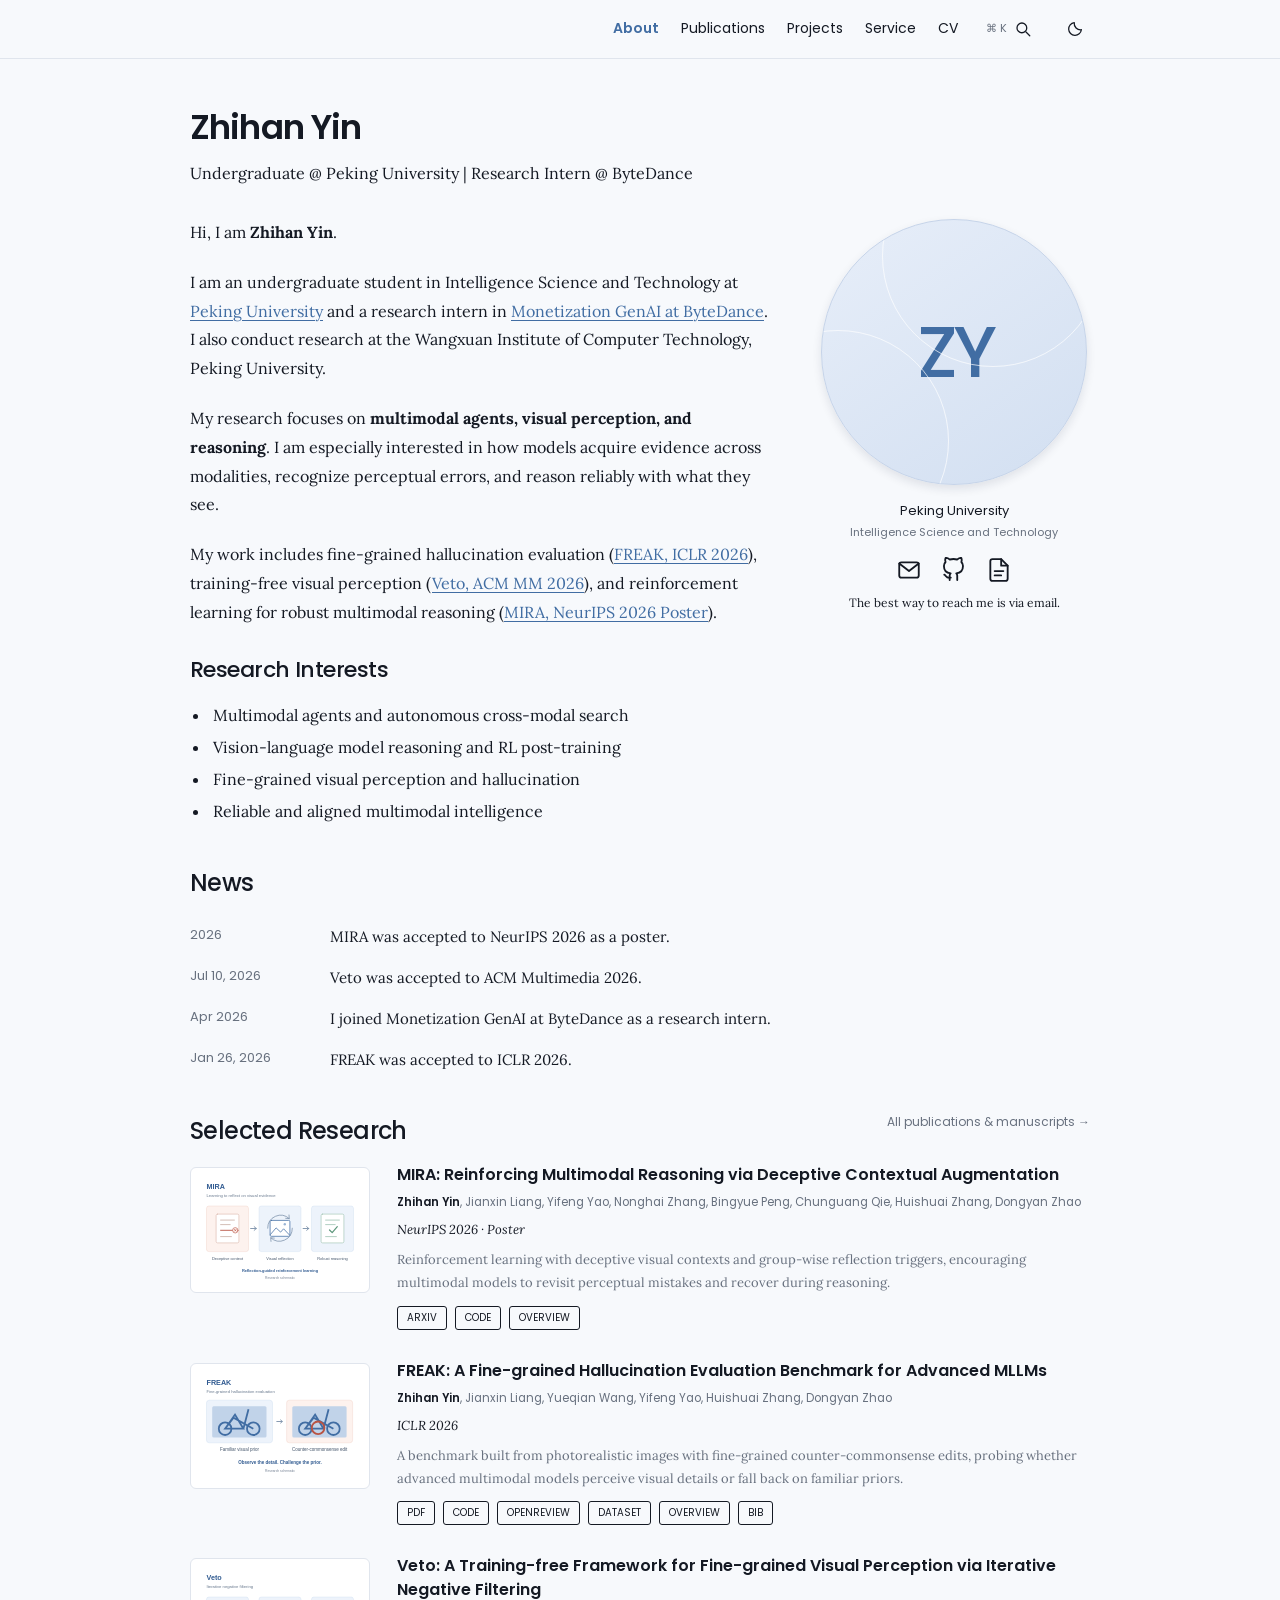
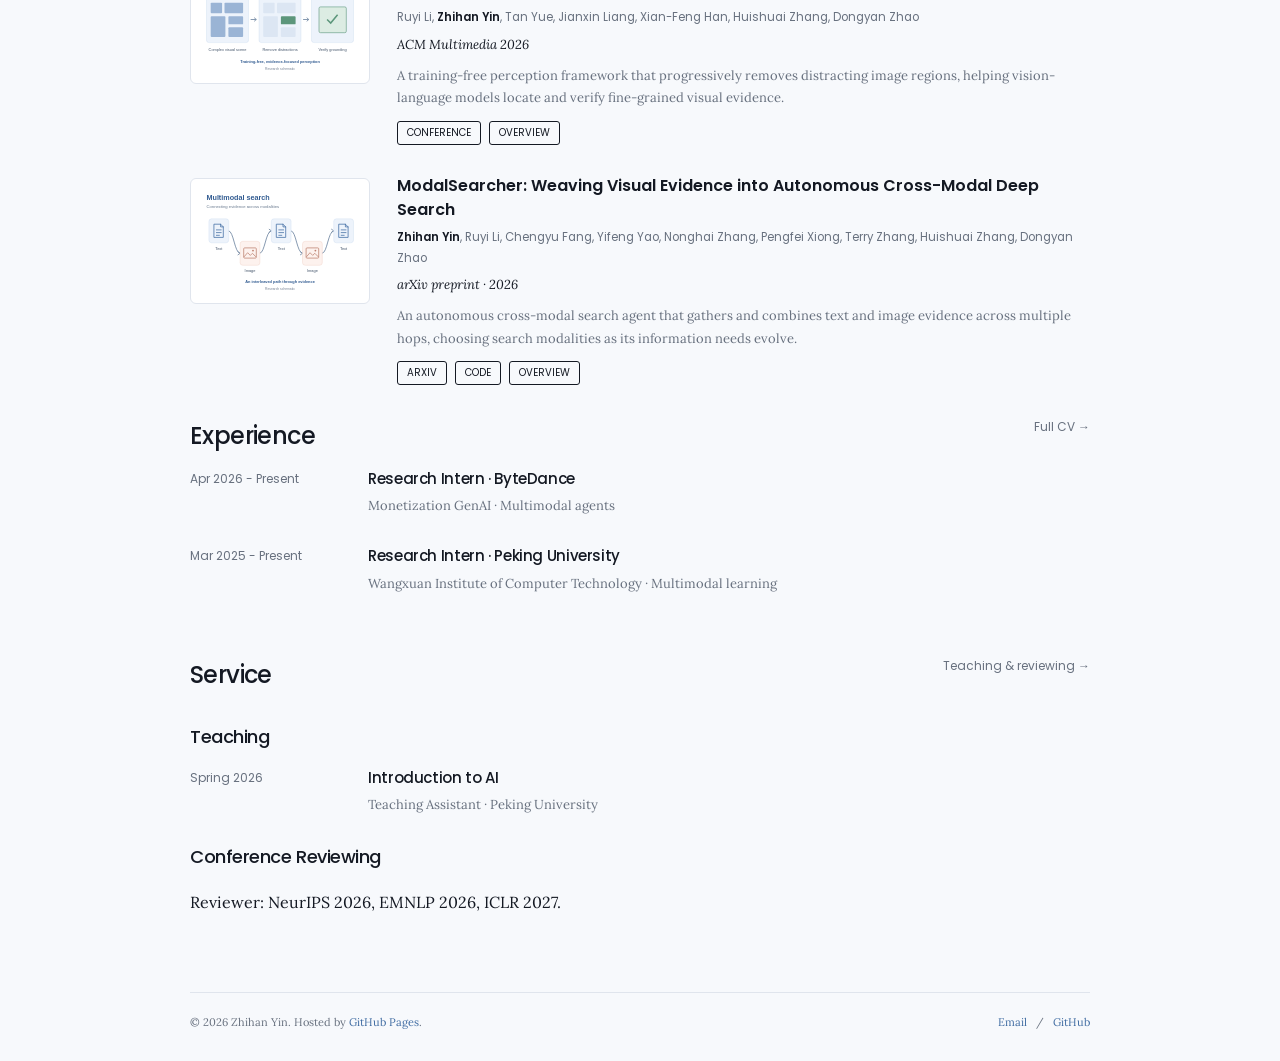
<file: index.html>
<!doctype html>
<html lang="en"><head><meta charset="utf-8"><meta name="viewport" content="width=device-width, initial-scale=1"><title>Zhihan Yin</title><meta name="description" content="Zhihan Yin is an undergraduate at Peking University working on multimodal agents, visual perception, hallucination, and reasoning."><meta name="theme-color" content="#f7f9fc"><link rel="canonical" href="https://hans-m-yin.github.io/"><meta property="og:title" content="Zhihan Yin"><meta property="og:description" content="Multimodal agents, reliable visual perception, and reasoning."><meta property="og:type" content="website"><meta property="og:url" content="https://hans-m-yin.github.io/"><link rel="icon" href="/assets/images/favicon.svg" type="image/svg+xml"><link rel="stylesheet" href="/assets/css/style.css"><script>try{document.documentElement.dataset.theme=localStorage.getItem('theme')||(matchMedia('(prefers-color-scheme: dark)').matches?'dark':'light')}catch(e){}</script><script type="application/ld+json">{"@context": "https://schema.org", "@type": "Person", "name": "Zhihan Yin", "url": "https://hans-m-yin.github.io", "email": "2300013171@stu.pku.edu.cn", "sameAs": ["https://github.com/Hans-M-Yin"], "affiliation": {"@type": "Organization", "name": "Peking University"}}</script><script src="/assets/js/site.js" defer></script></head>
<body class="home"><a class="skip-link" href="#main">Skip to content</a>
<header class="site-header"><div class="header-inner"><a class="wordmark" href="/">Zhihan Yin</a><button class="icon-button mobile-menu" data-menu-toggle aria-label="Toggle navigation" aria-expanded="false" aria-controls="site-nav"><svg viewBox="0 0 24 24" aria-hidden="true" fill="none" stroke="currentColor" stroke-width="1.7" stroke-linecap="round" stroke-linejoin="round"><path d="M4 6h16M4 12h16M4 18h16"/></svg></button><nav class="nav" id="site-nav" aria-label="Main navigation"><a href="/" aria-current="page">About</a><a href="/publications/">Publications</a><a href="/projects/">Projects</a><a href="/service/">Service</a><a href="/cv/">CV</a><button class="icon-button" data-open-search aria-label="Search website"><span class="shortcut">⌘ K</span><svg viewBox="0 0 24 24" aria-hidden="true" fill="none" stroke="currentColor" stroke-width="1.7" stroke-linecap="round" stroke-linejoin="round"><circle cx="10.5" cy="10.5" r="6.5"/><path d="m16 16 5 5"/></svg></button><button class="icon-button" data-theme-toggle aria-label="Switch to dark theme" aria-pressed="false"><svg viewBox="0 0 24 24" aria-hidden="true" fill="none" stroke="currentColor" stroke-width="1.7" stroke-linecap="round" stroke-linejoin="round"><path d="M20.5 13A8.5 8.5 0 0 1 11 3.5 8.5 8.5 0 1 0 20.5 13Z"/></svg></button></nav></div></header>
<main id="main"><h1>Zhihan Yin</h1><p class="tagline">Undergraduate @ Peking University | Research Intern @ ByteDance</p>
    <div class="intro-grid"><div class="intro-copy">
    <p>Hi, I am <strong>Zhihan Yin</strong>.</p>
    <p>I am an undergraduate student in Intelligence Science and Technology at <a href="https://english.pku.edu.cn/">Peking University</a> and a research intern in <a href="https://www.bytedance.com/en/">Monetization GenAI at ByteDance</a>. I also conduct research at the Wangxuan Institute of Computer Technology, Peking University.</p>
    <p>My research focuses on <strong>multimodal agents, visual perception, and reasoning</strong>. I am especially interested in how models acquire evidence across modalities, recognize perceptual errors, and reason reliably with what they see.</p>
    <p>My work includes fine-grained hallucination evaluation (<a href="/publications/#freak">FREAK, ICLR 2026</a>), training-free visual perception (<a href="/publications/#veto">Veto, ACM MM 2026</a>), and reinforcement learning for robust multimodal reasoning (<a href="/publications/#mira">MIRA, NeurIPS 2026 Poster</a>).</p>
    <h2>Research Interests</h2><ul class="interests"><li>Multimodal agents and autonomous cross-modal search</li><li>Vision-language model reasoning and RL post-training</li><li>Fine-grained visual perception and hallucination</li><li>Reliable and aligned multimodal intelligence</li></ul>
    </div><aside class="profile" aria-label="Profile and contact">
    <div class="portrait portrait-monogram" role="img" aria-label="Zhihan Yin initials">ZY</div><p class="affiliation">Peking University</p><p class="department">Intelligence Science and Technology</p>
    <div class="social-links"><a href="mailto:2300013171@stu.pku.edu.cn" aria-label="Email Zhihan Yin" title="Email"><svg viewBox="0 0 24 24" aria-hidden="true" fill="none" stroke="currentColor" stroke-width="1.7" stroke-linecap="round" stroke-linejoin="round"><rect x="3" y="5" width="18" height="14" rx="2"/><path d="m3 6 9 7 9-7"/></svg></a><a href="https://github.com/Hans-M-Yin" aria-label="GitHub profile" title="GitHub"><svg viewBox="0 0 24 24" aria-hidden="true" fill="none" stroke="currentColor" stroke-width="1.7" stroke-linecap="round" stroke-linejoin="round"><path d="M9 19c-4.3 1.3-4.3-2.2-6-2.7m12 5v-3.7a3.2 3.2 0 0 0-.9-2.5c3-.3 6.2-1.5 6.2-6.8a5.3 5.3 0 0 0-1.5-3.7 4.9 4.9 0 0 0-.1-3.7s-1.2-.4-3.8 1.4a13 13 0 0 0-6.8 0C5.5.5 4.3.9 4.3.9a4.9 4.9 0 0 0-.1 3.7 5.3 5.3 0 0 0-1.5 3.7c0 5.3 3.2 6.5 6.2 6.8a3.2 3.2 0 0 0-.9 2.5v3.7"/></svg></a><a href="/assets/files/Zhihan_Yin_CV.pdf" aria-label="Download curriculum vitae" title="CV" download><svg viewBox="0 0 24 24" aria-hidden="true" fill="none" stroke="currentColor" stroke-width="1.7" stroke-linecap="round" stroke-linejoin="round"><path d="M14 2H6a2 2 0 0 0-2 2v16a2 2 0 0 0 2 2h12a2 2 0 0 0 2-2V8z"/><path d="M14 2v6h6M8 13h8M8 17h6"/></svg></a></div><p class="contact-note">The best way to reach me is via email.</p>
    </aside></div>
    <h2>News</h2><table class="news-table" aria-label="Research news"><tbody><tr><td>2026</td><td>MIRA was accepted to NeurIPS 2026 as a poster.</td></tr><tr><td>Jul 10, 2026</td><td>Veto was accepted to ACM Multimedia 2026.</td></tr><tr><td>Apr 2026</td><td>I joined Monetization GenAI at ByteDance as a research intern.</td></tr><tr><td>Jan 26, 2026</td><td>FREAK was accepted to ICLR 2026.</td></tr></tbody></table>
    <div class="section-title"><h2>Selected Research</h2><a href="/publications/">All publications & manuscripts &rarr;</a></div><div class="papers"><article class="paper" id="mira" data-paper-category="published">
      <a class="paper-image-link" href="/publications/#mira" aria-label="Read about MIRA"><img class="paper-image" src="/assets/images/mira.svg" alt="MIRA schematic: deceptive context, visual reflection, and robust reasoning through reinforcement learning." width="180" height="126" loading="lazy"></a>
      <div><h3><a href="/publications/#mira">MIRA: Reinforcing Multimodal Reasoning via Deceptive Contextual Augmentation</a></h3><p class="authors"><strong>Zhihan Yin</strong>, Jianxin Liang, Yifeng Yao, Nonghai Zhang, Bingyue Peng, Chunguang Qie, Huishuai Zhang, Dongyan Zhao</p><div class="venue">NeurIPS 2026 · Poster</div><p class="summary">Reinforcement learning with deceptive visual contexts and group-wise reflection triggers, encouraging multimodal models to revisit perceptual mistakes and recover during reasoning.</p><div class="paper-actions"><a href="https://arxiv.org/abs/2611.03087" target="_blank" rel="noopener noreferrer">arXiv</a><a href="https://github.com/Hans-M-Yin/mira-neurips26" target="_blank" rel="noopener noreferrer">Code</a><details><summary>Overview</summary><div class="details-copy">MIRA first generates and filters misleading visual descriptions, then injects them into training contexts. Reflection triggers within rollout groups encourage visual self-correction while mixing in original data to preserve generalization.</div></details></div></div>
    </article><article class="paper" id="freak" data-paper-category="published">
      <a class="paper-image-link" href="/publications/#freak" aria-label="Read about FREAK"><img class="paper-image" src="/assets/images/freak.svg" alt="FREAK research schematic showing fine-grained counter-commonsense edits and hallucination evaluation." width="180" height="126" loading="lazy"></a>
      <div><h3><a href="/publications/#freak">FREAK: A Fine-grained Hallucination Evaluation Benchmark for Advanced MLLMs</a></h3><p class="authors"><strong>Zhihan Yin</strong>, Jianxin Liang, Yueqian Wang, Yifeng Yao, Huishuai Zhang, Dongyan Zhao</p><div class="venue">ICLR 2026</div><p class="summary">A benchmark built from photorealistic images with fine-grained counter-commonsense edits, probing whether advanced multimodal models perceive visual details or fall back on familiar priors.</p><div class="paper-actions"><a href="https://arxiv.org/pdf/2603.19765" target="_blank" rel="noopener noreferrer">PDF</a><a href="https://github.com/Hans-M-Yin/FREAK" target="_blank" rel="noopener noreferrer">Code</a><a href="https://openreview.net/forum?id=YeagC09j2K" target="_blank" rel="noopener noreferrer">OpenReview</a><a href="https://huggingface.co/datasets/hansQAQ/FREAK" target="_blank" rel="noopener noreferrer">Dataset</a><details><summary>Overview</summary><div class="details-copy">FREAK evaluates fine-grained visual hallucination using edited photorealistic images and a controlled subset for detailed perception analysis. It also investigates the behavior of Chain-of-Thought prompting in this setting.</div></details><details><summary>Bib</summary><div class="details-copy"><pre>@inproceedings{yin2026freak,
  title = {{FREAK}: A Fine-grained Hallucination Evaluation Benchmark for Advanced {MLLM}s},
  author = {Zhihan Yin and Jianxin Liang and Yueqian Wang and Yifeng Yao and Huishuai Zhang and Dongyan Zhao},
  booktitle = {The Fourteenth International Conference on Learning Representations},
  year = {2026},
  url = {https://openreview.net/forum?id=YeagC09j2K}
}</pre></div></details></div></div>
    </article><article class="paper" id="veto" data-paper-category="published">
      <a class="paper-image-link" href="/publications/#veto" aria-label="Read about Veto"><img class="paper-image" src="/assets/images/veto.svg" alt="Veto research schematic showing iterative removal of distracting regions and verification of visual grounding." width="180" height="126" loading="lazy"></a>
      <div><h3><a href="/publications/#veto">Veto: A Training-free Framework for Fine-grained Visual Perception via Iterative Negative Filtering</a></h3><p class="authors">Ruyi Li, <strong>Zhihan Yin</strong>, Tan Yue, Jianxin Liang, Xian-Feng Han, Huishuai Zhang, Dongyan Zhao</p><div class="venue">ACM Multimedia 2026</div><p class="summary">A training-free perception framework that progressively removes distracting image regions, helping vision-language models locate and verify fine-grained visual evidence.</p><div class="paper-actions"><a href="https://2026.acmmm.org/site/technical-programme.html" target="_blank" rel="noopener noreferrer">Conference</a><details><summary>Overview</summary><div class="details-copy">Veto uses reasoning-driven negative filtering to narrow the visual field, followed by verifiable visual grounding. The framework operates at inference time and targets detail-sensitive perception in complex, high-resolution scenes.</div></details></div></div>
    </article><article class="paper" id="searchweave" data-paper-category="manuscript">
      <a class="paper-image-link" href="/publications/#searchweave" aria-label="Read about ModalSearcher"><img class="paper-image" src="/assets/images/searchweave.svg" alt="A winding search path alternates between text and image evidence." width="180" height="126" loading="lazy"></a>
      <div><h3><a href="/publications/#searchweave">ModalSearcher: Weaving Visual Evidence into Autonomous Cross-Modal Deep Search</a></h3><p class="authors"><strong>Zhihan Yin</strong>, Ruyi Li, Chengyu Fang, Yifeng Yao, Nonghai Zhang, Pengfei Xiong, Terry Zhang, Huishuai Zhang, Dongyan Zhao</p><div class="venue">arXiv preprint · 2026</div><p class="summary">An autonomous cross-modal search agent that gathers and combines text and image evidence across multiple hops, choosing search modalities as its information needs evolve.</p><div class="paper-actions"><a href="https://arxiv.org/html/2611.06131v1" target="_blank" rel="noopener noreferrer">arXiv</a><a href="https://github.com/Hans-M-Yin/ModalSearcher" target="_blank" rel="noopener noreferrer">Code</a><details><summary>Overview</summary><div class="details-copy">ModalSearch-Pipeline constructs interleaved multimodal knowledge graphs and synthesizes multi-hop questions. ModalSearcher learns to use text search, image search, reverse-image search, and URL reading through supervised fine-tuning and reinforcement learning in a live Web environment. ModalSearch-Bench evaluates autonomous modality selection and cross-modal evidence integration.</div></details></div></div>
    </article></div>
    <div class="section-title"><h2>Experience</h2><a href="/cv/">Full CV &rarr;</a></div>
    <div class="cv-item"><div class="cv-date">Apr 2026 - Present</div><div><h3>Research Intern · ByteDance</h3><p class="cv-detail">Monetization GenAI · Multimodal agents</p></div></div>
    <div class="cv-item"><div class="cv-date">Mar 2025 - Present</div><div><h3>Research Intern · Peking University</h3><p class="cv-detail">Wangxuan Institute of Computer Technology · Multimodal learning</p></div></div>
    <section id="service" aria-label="Service"><div class="section-title"><h2>Service</h2><a href="/service/">Teaching & reviewing &rarr;</a></div><div class="service-content"><h3>Teaching</h3><div class="cv-item"><div class="cv-date">Spring 2026</div><div><h3>Introduction to AI</h3><p class="cv-detail">Teaching Assistant · Peking University</p></div></div><h3>Conference Reviewing</h3><p>Reviewer: NeurIPS 2026, EMNLP 2026, ICLR 2027.</p></div></section></main>
<footer class="footer"><span>© 2026 Zhihan Yin. Hosted by <a href="https://pages.github.com/">GitHub Pages</a>.</span><span><a href="mailto:2300013171@stu.pku.edu.cn">Email</a> &nbsp; / &nbsp; <a href="https://github.com/Hans-M-Yin">GitHub</a></span></footer>
<dialog class="search-dialog" id="search-dialog" aria-label="Search website"><div class="search-header"><svg viewBox="0 0 24 24" aria-hidden="true" fill="none" stroke="currentColor" stroke-width="1.7" stroke-linecap="round" stroke-linejoin="round"><circle cx="10.5" cy="10.5" r="6.5"/><path d="m16 16 5 5"/></svg><input type="search" id="site-search" placeholder="Search research, projects, and CV…" aria-label="Search research, projects, and CV" autocomplete="off"><button class="close-search" data-close-search aria-label="Close search">ESC</button></div><ul class="search-results" id="search-results"></ul><div class="search-hint">Search by title or topic · Escape to close</div></dialog><script type="application/json" id="search-index">[{"title": "About", "url": "/", "text": "About Zhihan Yin", "type": "Page"}, {"title": "Publications", "url": "/publications/", "text": "Publications Zhihan Yin", "type": "Page"}, {"title": "Projects", "url": "/projects/", "text": "Projects Zhihan Yin", "type": "Page"}, {"title": "Service", "url": "/service/", "text": "Service Zhihan Yin", "type": "Page"}, {"title": "CV", "url": "/cv/", "text": "CV Zhihan Yin", "type": "Page"}, {"title": "MIRA: Reinforcing Multimodal Reasoning via Deceptive Contextual Augmentation", "url": "/publications/#mira", "text": "Reinforcement learning with deceptive visual contexts and group-wise reflection triggers, encouraging multimodal models to revisit perceptual mistakes and recover during reasoning. MIRA first generates and filters misleading visual descriptions, then injects them into training contexts. Reflection triggers within rollout groups encourage visual self-correction while mixing in original data to preserve generalization.", "type": "NeurIPS 2026 \u00b7 Poster"}, {"title": "FREAK: A Fine-grained Hallucination Evaluation Benchmark for Advanced MLLMs", "url": "/publications/#freak", "text": "A benchmark built from photorealistic images with fine-grained counter-commonsense edits, probing whether advanced multimodal models perceive visual details or fall back on familiar priors. FREAK evaluates fine-grained visual hallucination using edited photorealistic images and a controlled subset for detailed perception analysis. It also investigates the behavior of Chain-of-Thought prompting in this setting.", "type": "ICLR 2026"}, {"title": "Veto: A Training-free Framework for Fine-grained Visual Perception via Iterative Negative Filtering", "url": "/publications/#veto", "text": "A training-free perception framework that progressively removes distracting image regions, helping vision-language models locate and verify fine-grained visual evidence. Veto uses reasoning-driven negative filtering to narrow the visual field, followed by verifiable visual grounding. The framework operates at inference time and targets detail-sensitive perception in complex, high-resolution scenes.", "type": "ACM Multimedia 2026"}, {"title": "ModalSearcher: Weaving Visual Evidence into Autonomous Cross-Modal Deep Search", "url": "/publications/#searchweave", "text": "An autonomous cross-modal search agent that gathers and combines text and image evidence across multiple hops, choosing search modalities as its information needs evolve. ModalSearch-Pipeline constructs interleaved multimodal knowledge graphs and synthesizes multi-hop questions. ModalSearcher learns to use text search, image search, reverse-image search, and URL reading through supervised fine-tuning and reinforcement learning in a live Web environment. ModalSearch-Bench evaluates autonomous modality selection and cross-modal evidence integration.", "type": "arXiv preprint \u00b7 2026"}, {"title": "Teaching & Conference Reviewing", "url": "/service/", "text": "Teaching Assistant TA Spring 2026 Introduction to AI Peking University Reviewer NeurIPS 2026 EMNLP 2026 ICLR 2027", "type": "Service"}]</script></body></html>
</file>
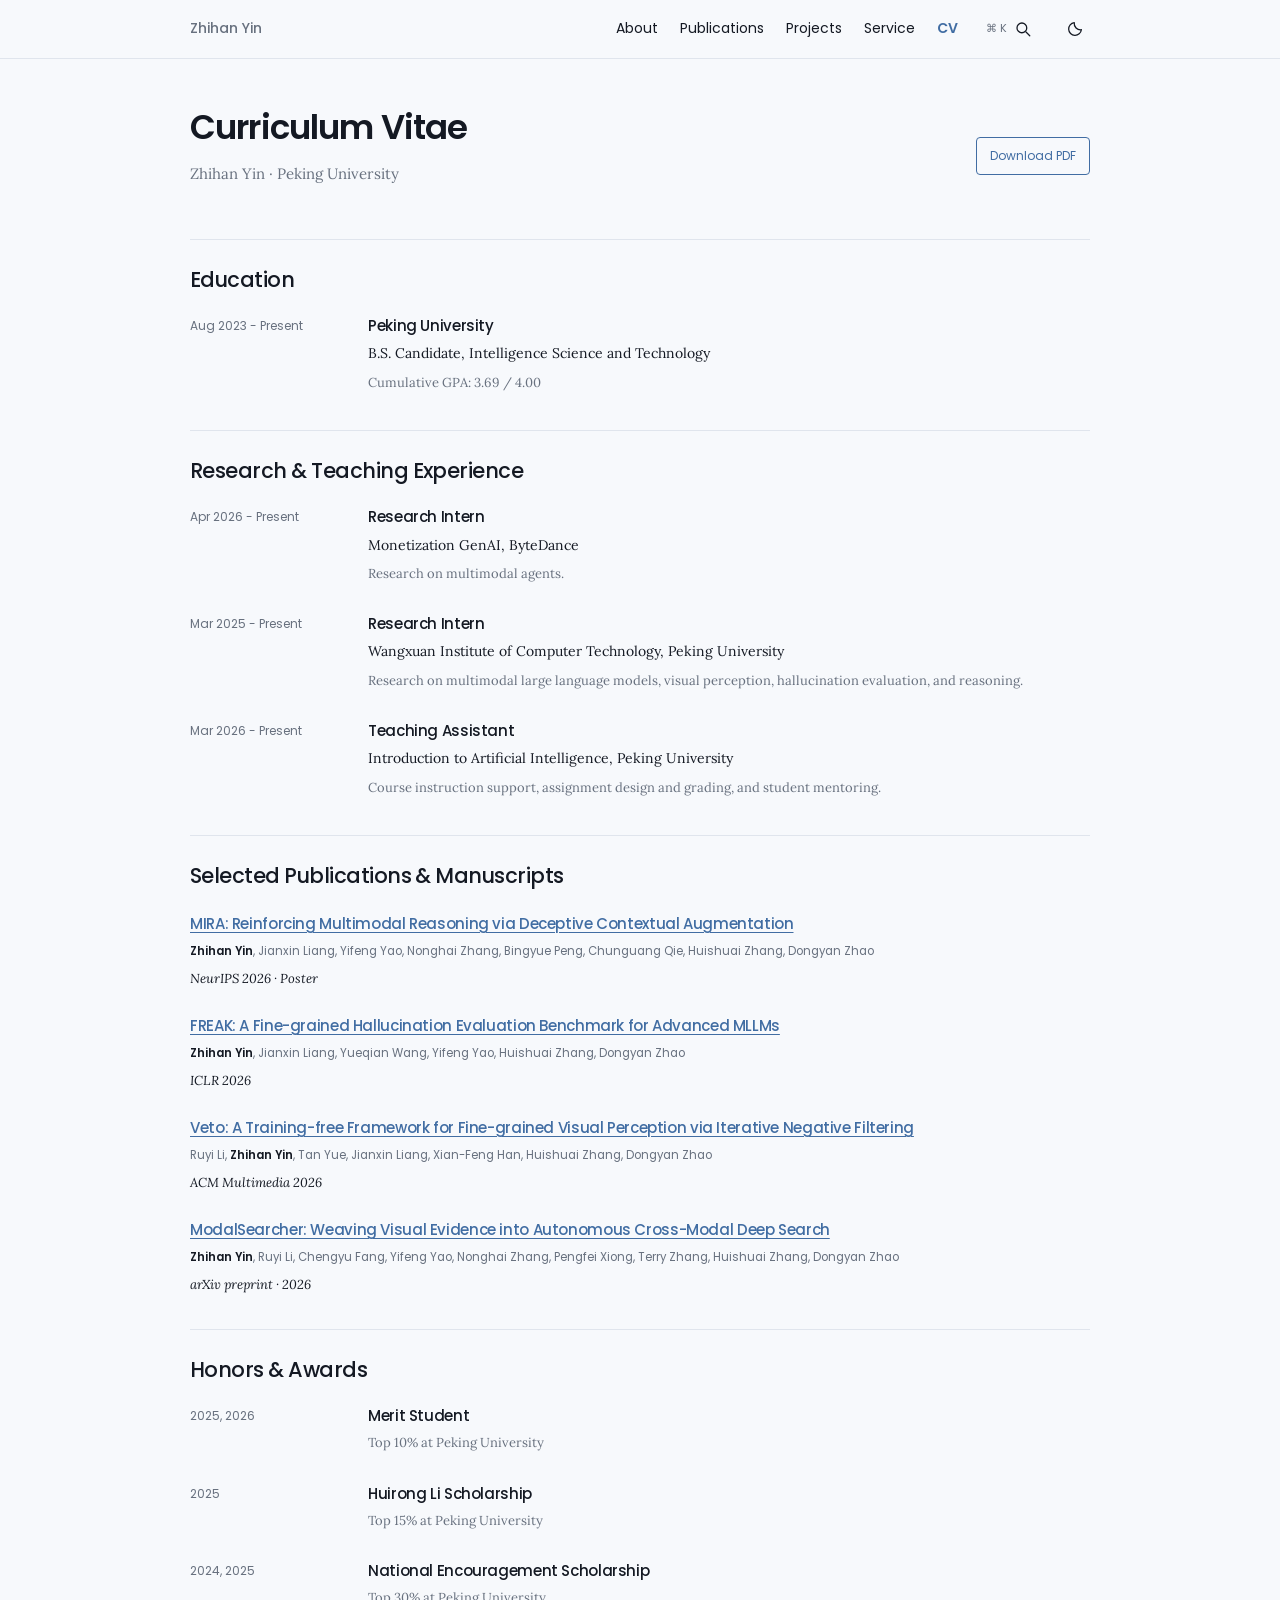
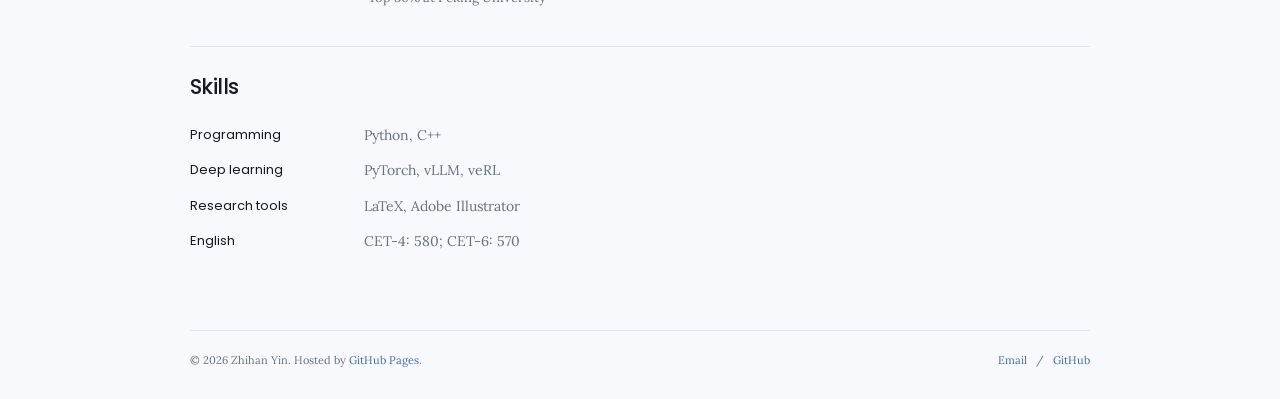
<file: cv/index.html>
<!doctype html>
<html lang="en"><head><meta charset="utf-8"><meta name="viewport" content="width=device-width, initial-scale=1"><title>CV | Zhihan Yin</title><meta name="description" content="Zhihan Yin is an undergraduate at Peking University working on multimodal agents, visual perception, hallucination, and reasoning."><meta name="theme-color" content="#f7f9fc"><link rel="canonical" href="https://hans-m-yin.github.io/cv/"><meta property="og:title" content="CV | Zhihan Yin"><meta property="og:description" content="Multimodal agents, reliable visual perception, and reasoning."><meta property="og:type" content="website"><meta property="og:url" content="https://hans-m-yin.github.io/cv/"><link rel="icon" href="/assets/images/favicon.svg" type="image/svg+xml"><link rel="stylesheet" href="/assets/css/style.css"><script>try{document.documentElement.dataset.theme=localStorage.getItem('theme')||(matchMedia('(prefers-color-scheme: dark)').matches?'dark':'light')}catch(e){}</script><script type="application/ld+json">{"@context": "https://schema.org", "@type": "Person", "name": "Zhihan Yin", "url": "https://hans-m-yin.github.io", "email": "2300013171@stu.pku.edu.cn", "sameAs": ["https://github.com/Hans-M-Yin"], "affiliation": {"@type": "Organization", "name": "Peking University"}}</script><script src="/assets/js/site.js" defer></script></head>
<body class="page"><a class="skip-link" href="#main">Skip to content</a>
<header class="site-header"><div class="header-inner"><a class="wordmark" href="/">Zhihan Yin</a><button class="icon-button mobile-menu" data-menu-toggle aria-label="Toggle navigation" aria-expanded="false" aria-controls="site-nav"><svg viewBox="0 0 24 24" aria-hidden="true" fill="none" stroke="currentColor" stroke-width="1.7" stroke-linecap="round" stroke-linejoin="round"><path d="M4 6h16M4 12h16M4 18h16"/></svg></button><nav class="nav" id="site-nav" aria-label="Main navigation"><a href="/">About</a><a href="/publications/">Publications</a><a href="/projects/">Projects</a><a href="/service/">Service</a><a href="/cv/" aria-current="page">CV</a><button class="icon-button" data-open-search aria-label="Search website"><span class="shortcut">⌘ K</span><svg viewBox="0 0 24 24" aria-hidden="true" fill="none" stroke="currentColor" stroke-width="1.7" stroke-linecap="round" stroke-linejoin="round"><circle cx="10.5" cy="10.5" r="6.5"/><path d="m16 16 5 5"/></svg></button><button class="icon-button" data-theme-toggle aria-label="Switch to dark theme" aria-pressed="false"><svg viewBox="0 0 24 24" aria-hidden="true" fill="none" stroke="currentColor" stroke-width="1.7" stroke-linecap="round" stroke-linejoin="round"><path d="M20.5 13A8.5 8.5 0 0 1 11 3.5 8.5 8.5 0 1 0 20.5 13Z"/></svg></button></nav></div></header>
<main id="main"><div class="cv-header"><div><h1>Curriculum Vitae</h1><p class="page-lead">Zhihan Yin · Peking University</p></div><a class="download-link" href="/assets/files/Zhihan_Yin_CV.pdf" download>Download PDF</a></div>
    <section class="cv-section"><h2>Education</h2><div class="cv-item"><div class="cv-date">Aug 2023 - Present</div><div><h3>Peking University</h3><p>B.S. Candidate, Intelligence Science and Technology</p><p class="cv-detail">Cumulative GPA: 3.69 / 4.00</p></div></div></section>
    <section class="cv-section"><h2>Research &amp; Teaching Experience</h2><div class="cv-item"><div class="cv-date">Apr 2026 - Present</div><div><h3>Research Intern</h3><p>Monetization GenAI, ByteDance</p><p class="cv-detail">Research on multimodal agents.</p></div></div><div class="cv-item"><div class="cv-date">Mar 2025 - Present</div><div><h3>Research Intern</h3><p>Wangxuan Institute of Computer Technology, Peking University</p><p class="cv-detail">Research on multimodal large language models, visual perception, hallucination evaluation, and reasoning.</p></div></div><div class="cv-item"><div class="cv-date">Mar 2026 - Present</div><div><h3>Teaching Assistant</h3><p>Introduction to Artificial Intelligence, Peking University</p><p class="cv-detail">Course instruction support, assignment design and grading, and student mentoring.</p></div></div></section><section class="cv-section"><h2>Selected Publications &amp; Manuscripts</h2><div class="cv-paper"><h3><a href="/publications/#mira">MIRA: Reinforcing Multimodal Reasoning via Deceptive Contextual Augmentation</a></h3><p class="authors"><strong>Zhihan Yin</strong>, Jianxin Liang, Yifeng Yao, Nonghai Zhang, Bingyue Peng, Chunguang Qie, Huishuai Zhang, Dongyan Zhao</p><div class="venue">NeurIPS 2026 · Poster</div></div><div class="cv-paper"><h3><a href="/publications/#freak">FREAK: A Fine-grained Hallucination Evaluation Benchmark for Advanced MLLMs</a></h3><p class="authors"><strong>Zhihan Yin</strong>, Jianxin Liang, Yueqian Wang, Yifeng Yao, Huishuai Zhang, Dongyan Zhao</p><div class="venue">ICLR 2026</div></div><div class="cv-paper"><h3><a href="/publications/#veto">Veto: A Training-free Framework for Fine-grained Visual Perception via Iterative Negative Filtering</a></h3><p class="authors">Ruyi Li, <strong>Zhihan Yin</strong>, Tan Yue, Jianxin Liang, Xian-Feng Han, Huishuai Zhang, Dongyan Zhao</p><div class="venue">ACM Multimedia 2026</div></div><div class="cv-paper"><h3><a href="/publications/#searchweave">ModalSearcher: Weaving Visual Evidence into Autonomous Cross-Modal Deep Search</a></h3><p class="authors"><strong>Zhihan Yin</strong>, Ruyi Li, Chengyu Fang, Yifeng Yao, Nonghai Zhang, Pengfei Xiong, Terry Zhang, Huishuai Zhang, Dongyan Zhao</p><div class="venue">arXiv preprint · 2026</div></div></section><section class="cv-section"><h2>Honors &amp; Awards</h2><div class="cv-item"><div class="cv-date">2025, 2026</div><div><h3>Merit Student</h3><p class="cv-detail">Top 10% at Peking University</p></div></div><div class="cv-item"><div class="cv-date">2025</div><div><h3>Huirong Li Scholarship</h3><p class="cv-detail">Top 15% at Peking University</p></div></div><div class="cv-item"><div class="cv-date">2024, 2025</div><div><h3>National Encouragement Scholarship</h3><p class="cv-detail">Top 30% at Peking University</p></div></div></section><section class="cv-section"><h2>Skills</h2><dl class="skill-list"><dt>Programming</dt><dd>Python, C++</dd><dt>Deep learning</dt><dd>PyTorch, vLLM, veRL</dd><dt>Research tools</dt><dd>LaTeX, Adobe Illustrator</dd><dt>English</dt><dd>CET-4: 580; CET-6: 570</dd></dl></section></main>
<footer class="footer"><span>© 2026 Zhihan Yin. Hosted by <a href="https://pages.github.com/">GitHub Pages</a>.</span><span><a href="mailto:2300013171@stu.pku.edu.cn">Email</a> &nbsp; / &nbsp; <a href="https://github.com/Hans-M-Yin">GitHub</a></span></footer>
<dialog class="search-dialog" id="search-dialog" aria-label="Search website"><div class="search-header"><svg viewBox="0 0 24 24" aria-hidden="true" fill="none" stroke="currentColor" stroke-width="1.7" stroke-linecap="round" stroke-linejoin="round"><circle cx="10.5" cy="10.5" r="6.5"/><path d="m16 16 5 5"/></svg><input type="search" id="site-search" placeholder="Search research, projects, and CV…" aria-label="Search research, projects, and CV" autocomplete="off"><button class="close-search" data-close-search aria-label="Close search">ESC</button></div><ul class="search-results" id="search-results"></ul><div class="search-hint">Search by title or topic · Escape to close</div></dialog><script type="application/json" id="search-index">[{"title": "About", "url": "/", "text": "About Zhihan Yin", "type": "Page"}, {"title": "Publications", "url": "/publications/", "text": "Publications Zhihan Yin", "type": "Page"}, {"title": "Projects", "url": "/projects/", "text": "Projects Zhihan Yin", "type": "Page"}, {"title": "Service", "url": "/service/", "text": "Service Zhihan Yin", "type": "Page"}, {"title": "CV", "url": "/cv/", "text": "CV Zhihan Yin", "type": "Page"}, {"title": "MIRA: Reinforcing Multimodal Reasoning via Deceptive Contextual Augmentation", "url": "/publications/#mira", "text": "Reinforcement learning with deceptive visual contexts and group-wise reflection triggers, encouraging multimodal models to revisit perceptual mistakes and recover during reasoning. MIRA first generates and filters misleading visual descriptions, then injects them into training contexts. Reflection triggers within rollout groups encourage visual self-correction while mixing in original data to preserve generalization.", "type": "NeurIPS 2026 \u00b7 Poster"}, {"title": "FREAK: A Fine-grained Hallucination Evaluation Benchmark for Advanced MLLMs", "url": "/publications/#freak", "text": "A benchmark built from photorealistic images with fine-grained counter-commonsense edits, probing whether advanced multimodal models perceive visual details or fall back on familiar priors. FREAK evaluates fine-grained visual hallucination using edited photorealistic images and a controlled subset for detailed perception analysis. It also investigates the behavior of Chain-of-Thought prompting in this setting.", "type": "ICLR 2026"}, {"title": "Veto: A Training-free Framework for Fine-grained Visual Perception via Iterative Negative Filtering", "url": "/publications/#veto", "text": "A training-free perception framework that progressively removes distracting image regions, helping vision-language models locate and verify fine-grained visual evidence. Veto uses reasoning-driven negative filtering to narrow the visual field, followed by verifiable visual grounding. The framework operates at inference time and targets detail-sensitive perception in complex, high-resolution scenes.", "type": "ACM Multimedia 2026"}, {"title": "ModalSearcher: Weaving Visual Evidence into Autonomous Cross-Modal Deep Search", "url": "/publications/#searchweave", "text": "An autonomous cross-modal search agent that gathers and combines text and image evidence across multiple hops, choosing search modalities as its information needs evolve. ModalSearch-Pipeline constructs interleaved multimodal knowledge graphs and synthesizes multi-hop questions. ModalSearcher learns to use text search, image search, reverse-image search, and URL reading through supervised fine-tuning and reinforcement learning in a live Web environment. ModalSearch-Bench evaluates autonomous modality selection and cross-modal evidence integration.", "type": "arXiv preprint \u00b7 2026"}, {"title": "Teaching & Conference Reviewing", "url": "/service/", "text": "Teaching Assistant TA Spring 2026 Introduction to AI Peking University Reviewer NeurIPS 2026 EMNLP 2026 ICLR 2027", "type": "Service"}]</script></body></html>
</file>
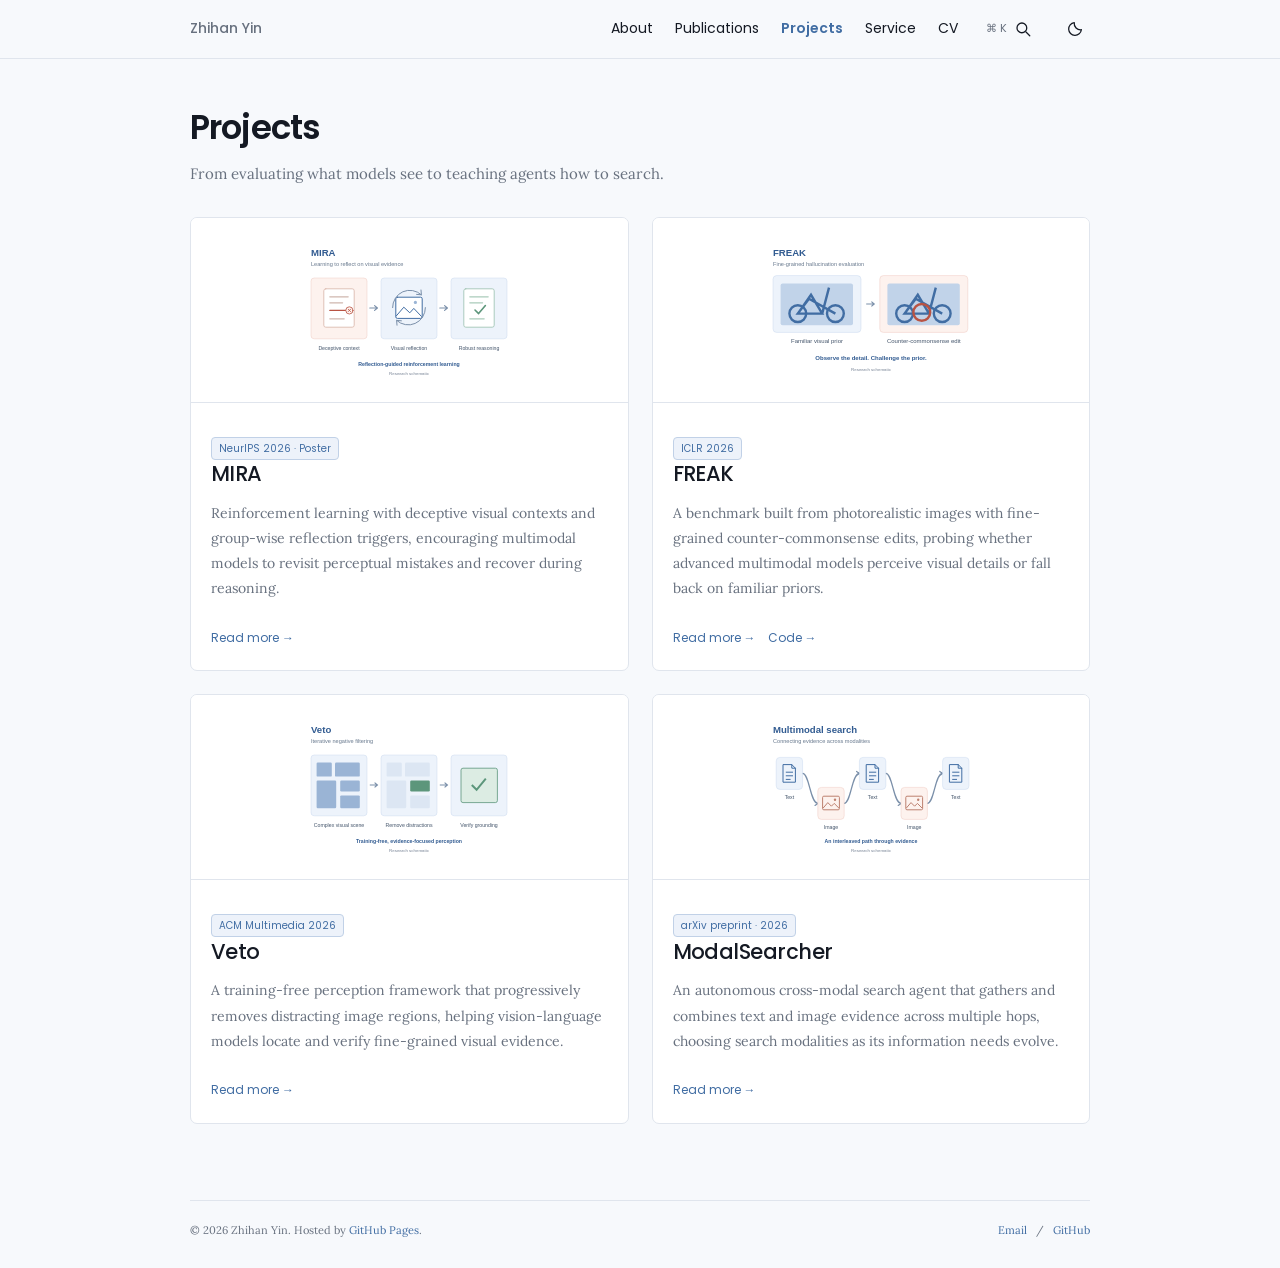
<file: projects/index.html>
<!doctype html>
<html lang="en"><head><meta charset="utf-8"><meta name="viewport" content="width=device-width, initial-scale=1"><title>Projects | Zhihan Yin</title><meta name="description" content="Zhihan Yin is an undergraduate at Peking University working on multimodal agents, visual perception, hallucination, and reasoning."><meta name="theme-color" content="#f7f9fc"><link rel="canonical" href="https://hans-m-yin.github.io/projects/"><meta property="og:title" content="Projects | Zhihan Yin"><meta property="og:description" content="Multimodal agents, reliable visual perception, and reasoning."><meta property="og:type" content="website"><meta property="og:url" content="https://hans-m-yin.github.io/projects/"><link rel="icon" href="/assets/images/favicon.svg" type="image/svg+xml"><link rel="stylesheet" href="/assets/css/style.css"><script>try{document.documentElement.dataset.theme=localStorage.getItem('theme')||(matchMedia('(prefers-color-scheme: dark)').matches?'dark':'light')}catch(e){}</script><script type="application/ld+json">{"@context": "https://schema.org", "@type": "Person", "name": "Zhihan Yin", "url": "https://hans-m-yin.github.io", "email": "2300013171@stu.pku.edu.cn", "sameAs": ["https://github.com/Hans-M-Yin"], "affiliation": {"@type": "Organization", "name": "Peking University"}}</script><script src="/assets/js/site.js" defer></script></head>
<body class="page"><a class="skip-link" href="#main">Skip to content</a>
<header class="site-header"><div class="header-inner"><a class="wordmark" href="/">Zhihan Yin</a><button class="icon-button mobile-menu" data-menu-toggle aria-label="Toggle navigation" aria-expanded="false" aria-controls="site-nav"><svg viewBox="0 0 24 24" aria-hidden="true" fill="none" stroke="currentColor" stroke-width="1.7" stroke-linecap="round" stroke-linejoin="round"><path d="M4 6h16M4 12h16M4 18h16"/></svg></button><nav class="nav" id="site-nav" aria-label="Main navigation"><a href="/">About</a><a href="/publications/">Publications</a><a href="/projects/" aria-current="page">Projects</a><a href="/service/">Service</a><a href="/cv/">CV</a><button class="icon-button" data-open-search aria-label="Search website"><span class="shortcut">⌘ K</span><svg viewBox="0 0 24 24" aria-hidden="true" fill="none" stroke="currentColor" stroke-width="1.7" stroke-linecap="round" stroke-linejoin="round"><circle cx="10.5" cy="10.5" r="6.5"/><path d="m16 16 5 5"/></svg></button><button class="icon-button" data-theme-toggle aria-label="Switch to dark theme" aria-pressed="false"><svg viewBox="0 0 24 24" aria-hidden="true" fill="none" stroke="currentColor" stroke-width="1.7" stroke-linecap="round" stroke-linejoin="round"><path d="M20.5 13A8.5 8.5 0 0 1 11 3.5 8.5 8.5 0 1 0 20.5 13Z"/></svg></button></nav></div></header>
<main id="main"><h1>Projects</h1><p class="page-lead">From evaluating what models see to teaching agents how to search.</p><div class="project-grid"><article class="project-card"><img src="/assets/images/mira.svg" alt="MIRA schematic: deceptive context, visual reflection, and robust reasoning through reinforcement learning."><div class="project-copy"><span class="status-pill">NeurIPS 2026 · Poster</span><h2>MIRA</h2><p>Reinforcement learning with deceptive visual contexts and group-wise reflection triggers, encouraging multimodal models to revisit perceptual mistakes and recover during reasoning.</p><a href="/publications/#mira">Read more &rarr;</a></div></article><article class="project-card"><img src="/assets/images/freak.svg" alt="FREAK research schematic showing fine-grained counter-commonsense edits and hallucination evaluation."><div class="project-copy"><span class="status-pill">ICLR 2026</span><h2>FREAK</h2><p>A benchmark built from photorealistic images with fine-grained counter-commonsense edits, probing whether advanced multimodal models perceive visual details or fall back on familiar priors.</p><a href="/publications/#freak">Read more &rarr;</a> &nbsp; <a href="https://github.com/Hans-M-Yin/FREAK">Code &rarr;</a></div></article><article class="project-card"><img src="/assets/images/veto.svg" alt="Veto research schematic showing iterative removal of distracting regions and verification of visual grounding."><div class="project-copy"><span class="status-pill">ACM Multimedia 2026</span><h2>Veto</h2><p>A training-free perception framework that progressively removes distracting image regions, helping vision-language models locate and verify fine-grained visual evidence.</p><a href="/publications/#veto">Read more &rarr;</a></div></article><article class="project-card"><img src="/assets/images/searchweave.svg" alt="A winding search path alternates between text and image evidence."><div class="project-copy"><span class="status-pill">arXiv preprint · 2026</span><h2>ModalSearcher</h2><p>An autonomous cross-modal search agent that gathers and combines text and image evidence across multiple hops, choosing search modalities as its information needs evolve.</p><a href="/publications/#searchweave">Read more &rarr;</a></div></article></div></main>
<footer class="footer"><span>© 2026 Zhihan Yin. Hosted by <a href="https://pages.github.com/">GitHub Pages</a>.</span><span><a href="mailto:2300013171@stu.pku.edu.cn">Email</a> &nbsp; / &nbsp; <a href="https://github.com/Hans-M-Yin">GitHub</a></span></footer>
<dialog class="search-dialog" id="search-dialog" aria-label="Search website"><div class="search-header"><svg viewBox="0 0 24 24" aria-hidden="true" fill="none" stroke="currentColor" stroke-width="1.7" stroke-linecap="round" stroke-linejoin="round"><circle cx="10.5" cy="10.5" r="6.5"/><path d="m16 16 5 5"/></svg><input type="search" id="site-search" placeholder="Search research, projects, and CV…" aria-label="Search research, projects, and CV" autocomplete="off"><button class="close-search" data-close-search aria-label="Close search">ESC</button></div><ul class="search-results" id="search-results"></ul><div class="search-hint">Search by title or topic · Escape to close</div></dialog><script type="application/json" id="search-index">[{"title": "About", "url": "/", "text": "About Zhihan Yin", "type": "Page"}, {"title": "Publications", "url": "/publications/", "text": "Publications Zhihan Yin", "type": "Page"}, {"title": "Projects", "url": "/projects/", "text": "Projects Zhihan Yin", "type": "Page"}, {"title": "Service", "url": "/service/", "text": "Service Zhihan Yin", "type": "Page"}, {"title": "CV", "url": "/cv/", "text": "CV Zhihan Yin", "type": "Page"}, {"title": "MIRA: Reinforcing Multimodal Reasoning via Deceptive Contextual Augmentation", "url": "/publications/#mira", "text": "Reinforcement learning with deceptive visual contexts and group-wise reflection triggers, encouraging multimodal models to revisit perceptual mistakes and recover during reasoning. MIRA first generates and filters misleading visual descriptions, then injects them into training contexts. Reflection triggers within rollout groups encourage visual self-correction while mixing in original data to preserve generalization.", "type": "NeurIPS 2026 \u00b7 Poster"}, {"title": "FREAK: A Fine-grained Hallucination Evaluation Benchmark for Advanced MLLMs", "url": "/publications/#freak", "text": "A benchmark built from photorealistic images with fine-grained counter-commonsense edits, probing whether advanced multimodal models perceive visual details or fall back on familiar priors. FREAK evaluates fine-grained visual hallucination using edited photorealistic images and a controlled subset for detailed perception analysis. It also investigates the behavior of Chain-of-Thought prompting in this setting.", "type": "ICLR 2026"}, {"title": "Veto: A Training-free Framework for Fine-grained Visual Perception via Iterative Negative Filtering", "url": "/publications/#veto", "text": "A training-free perception framework that progressively removes distracting image regions, helping vision-language models locate and verify fine-grained visual evidence. Veto uses reasoning-driven negative filtering to narrow the visual field, followed by verifiable visual grounding. The framework operates at inference time and targets detail-sensitive perception in complex, high-resolution scenes.", "type": "ACM Multimedia 2026"}, {"title": "ModalSearcher: Weaving Visual Evidence into Autonomous Cross-Modal Deep Search", "url": "/publications/#searchweave", "text": "An autonomous cross-modal search agent that gathers and combines text and image evidence across multiple hops, choosing search modalities as its information needs evolve. ModalSearch-Pipeline constructs interleaved multimodal knowledge graphs and synthesizes multi-hop questions. ModalSearcher learns to use text search, image search, reverse-image search, and URL reading through supervised fine-tuning and reinforcement learning in a live Web environment. ModalSearch-Bench evaluates autonomous modality selection and cross-modal evidence integration.", "type": "arXiv preprint \u00b7 2026"}, {"title": "Teaching & Conference Reviewing", "url": "/service/", "text": "Teaching Assistant TA Spring 2026 Introduction to AI Peking University Reviewer NeurIPS 2026 EMNLP 2026 ICLR 2027", "type": "Service"}]</script></body></html>
</file>
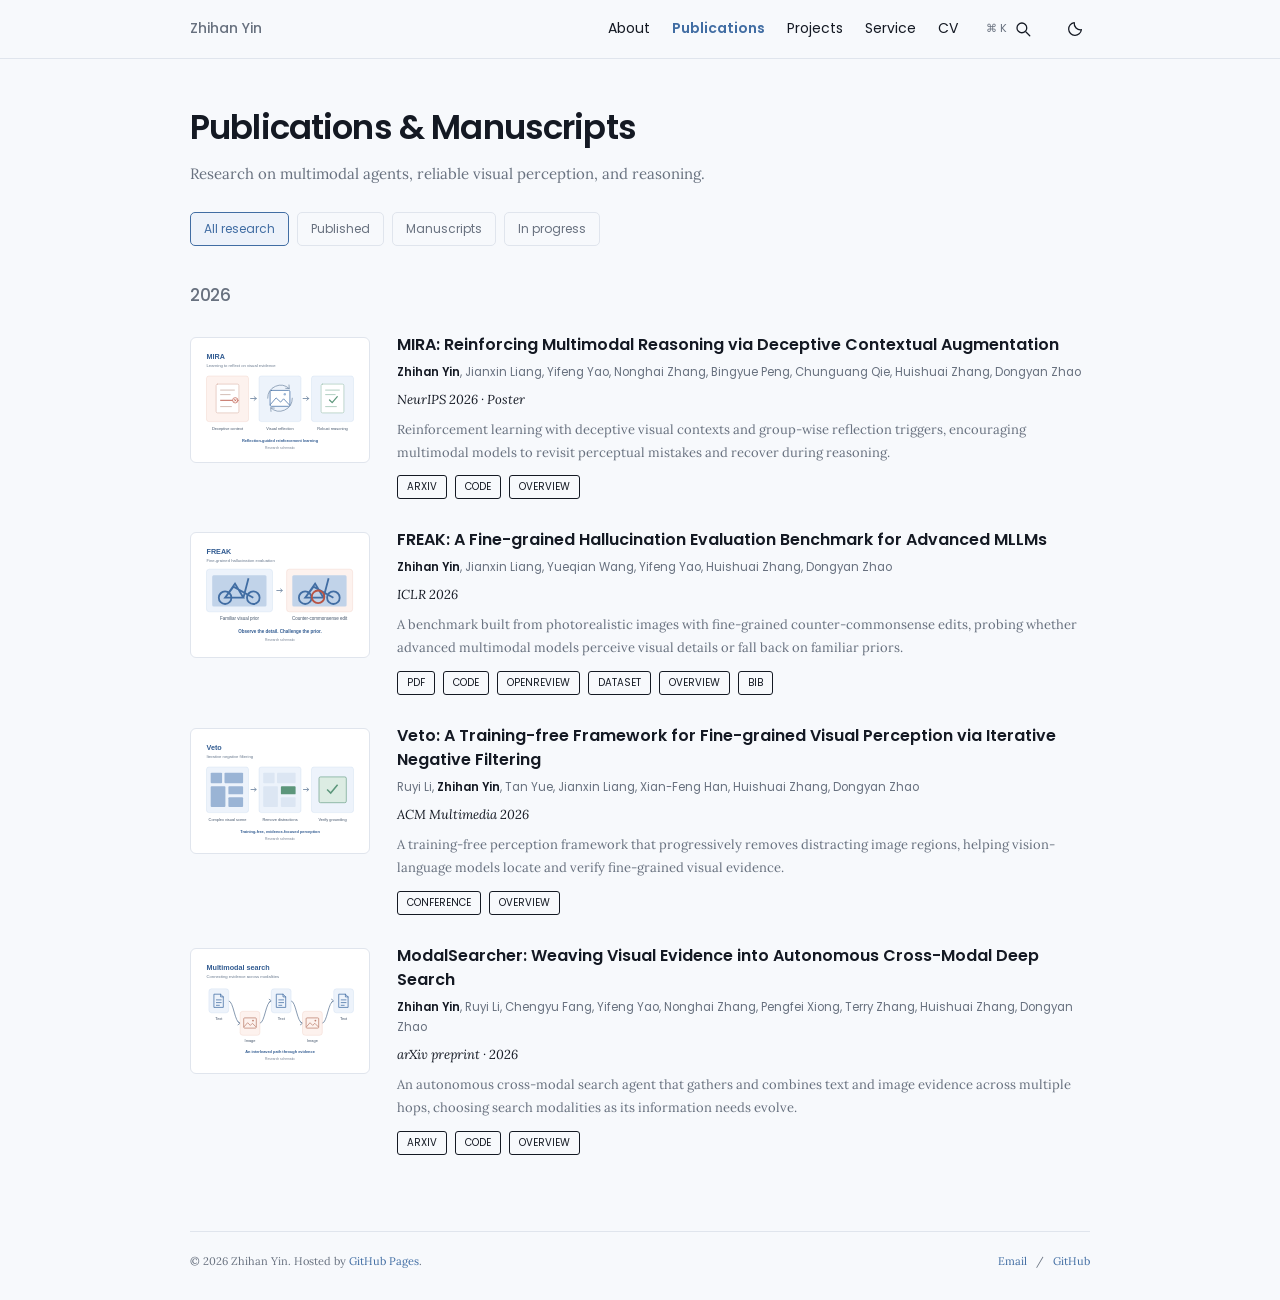
<file: publications/index.html>
<!doctype html>
<html lang="en"><head><meta charset="utf-8"><meta name="viewport" content="width=device-width, initial-scale=1"><title>Publications | Zhihan Yin</title><meta name="description" content="Zhihan Yin is an undergraduate at Peking University working on multimodal agents, visual perception, hallucination, and reasoning."><meta name="theme-color" content="#f7f9fc"><link rel="canonical" href="https://hans-m-yin.github.io/publications/"><meta property="og:title" content="Publications | Zhihan Yin"><meta property="og:description" content="Multimodal agents, reliable visual perception, and reasoning."><meta property="og:type" content="website"><meta property="og:url" content="https://hans-m-yin.github.io/publications/"><link rel="icon" href="/assets/images/favicon.svg" type="image/svg+xml"><link rel="stylesheet" href="/assets/css/style.css"><script>try{document.documentElement.dataset.theme=localStorage.getItem('theme')||(matchMedia('(prefers-color-scheme: dark)').matches?'dark':'light')}catch(e){}</script><script type="application/ld+json">{"@context": "https://schema.org", "@type": "Person", "name": "Zhihan Yin", "url": "https://hans-m-yin.github.io", "email": "2300013171@stu.pku.edu.cn", "sameAs": ["https://github.com/Hans-M-Yin"], "affiliation": {"@type": "Organization", "name": "Peking University"}}</script><script src="/assets/js/site.js" defer></script></head>
<body class="page"><a class="skip-link" href="#main">Skip to content</a>
<header class="site-header"><div class="header-inner"><a class="wordmark" href="/">Zhihan Yin</a><button class="icon-button mobile-menu" data-menu-toggle aria-label="Toggle navigation" aria-expanded="false" aria-controls="site-nav"><svg viewBox="0 0 24 24" aria-hidden="true" fill="none" stroke="currentColor" stroke-width="1.7" stroke-linecap="round" stroke-linejoin="round"><path d="M4 6h16M4 12h16M4 18h16"/></svg></button><nav class="nav" id="site-nav" aria-label="Main navigation"><a href="/">About</a><a href="/publications/" aria-current="page">Publications</a><a href="/projects/">Projects</a><a href="/service/">Service</a><a href="/cv/">CV</a><button class="icon-button" data-open-search aria-label="Search website"><span class="shortcut">⌘ K</span><svg viewBox="0 0 24 24" aria-hidden="true" fill="none" stroke="currentColor" stroke-width="1.7" stroke-linecap="round" stroke-linejoin="round"><circle cx="10.5" cy="10.5" r="6.5"/><path d="m16 16 5 5"/></svg></button><button class="icon-button" data-theme-toggle aria-label="Switch to dark theme" aria-pressed="false"><svg viewBox="0 0 24 24" aria-hidden="true" fill="none" stroke="currentColor" stroke-width="1.7" stroke-linecap="round" stroke-linejoin="round"><path d="M20.5 13A8.5 8.5 0 0 1 11 3.5 8.5 8.5 0 1 0 20.5 13Z"/></svg></button></nav></div></header>
<main id="main"><h1>Publications &amp; Manuscripts</h1><p class="page-lead">Research on multimodal agents, reliable visual perception, and reasoning.</p>
    <div class="filters" aria-label="Filter research entries"><button class="filter" data-filter="all" aria-pressed="true">All research</button><button class="filter" data-filter="published" aria-pressed="false">Published</button><button class="filter" data-filter="manuscript" aria-pressed="false">Manuscripts</button><button class="filter" data-filter="ongoing" aria-pressed="false">In progress</button></div>
    <span class="sr-only" data-filter-status role="status" aria-live="polite"></span><h2 class="year-heading">2026</h2><div class="papers"><article class="paper" id="mira" data-paper-category="published">
      <a class="paper-image-link" href="/publications/#mira" aria-label="Read about MIRA"><img class="paper-image" src="/assets/images/mira.svg" alt="MIRA schematic: deceptive context, visual reflection, and robust reasoning through reinforcement learning." width="180" height="126" loading="lazy"></a>
      <div><h3><a href="/publications/#mira">MIRA: Reinforcing Multimodal Reasoning via Deceptive Contextual Augmentation</a></h3><p class="authors"><strong>Zhihan Yin</strong>, Jianxin Liang, Yifeng Yao, Nonghai Zhang, Bingyue Peng, Chunguang Qie, Huishuai Zhang, Dongyan Zhao</p><div class="venue">NeurIPS 2026 · Poster</div><p class="summary">Reinforcement learning with deceptive visual contexts and group-wise reflection triggers, encouraging multimodal models to revisit perceptual mistakes and recover during reasoning.</p><div class="paper-actions"><a href="https://arxiv.org/abs/2611.03087" target="_blank" rel="noopener noreferrer">arXiv</a><a href="https://github.com/Hans-M-Yin/mira-neurips26" target="_blank" rel="noopener noreferrer">Code</a><details><summary>Overview</summary><div class="details-copy">MIRA first generates and filters misleading visual descriptions, then injects them into training contexts. Reflection triggers within rollout groups encourage visual self-correction while mixing in original data to preserve generalization.</div></details></div></div>
    </article><article class="paper" id="freak" data-paper-category="published">
      <a class="paper-image-link" href="/publications/#freak" aria-label="Read about FREAK"><img class="paper-image" src="/assets/images/freak.svg" alt="FREAK research schematic showing fine-grained counter-commonsense edits and hallucination evaluation." width="180" height="126" loading="lazy"></a>
      <div><h3><a href="/publications/#freak">FREAK: A Fine-grained Hallucination Evaluation Benchmark for Advanced MLLMs</a></h3><p class="authors"><strong>Zhihan Yin</strong>, Jianxin Liang, Yueqian Wang, Yifeng Yao, Huishuai Zhang, Dongyan Zhao</p><div class="venue">ICLR 2026</div><p class="summary">A benchmark built from photorealistic images with fine-grained counter-commonsense edits, probing whether advanced multimodal models perceive visual details or fall back on familiar priors.</p><div class="paper-actions"><a href="https://arxiv.org/pdf/2603.19765" target="_blank" rel="noopener noreferrer">PDF</a><a href="https://github.com/Hans-M-Yin/FREAK" target="_blank" rel="noopener noreferrer">Code</a><a href="https://openreview.net/forum?id=YeagC09j2K" target="_blank" rel="noopener noreferrer">OpenReview</a><a href="https://huggingface.co/datasets/hansQAQ/FREAK" target="_blank" rel="noopener noreferrer">Dataset</a><details><summary>Overview</summary><div class="details-copy">FREAK evaluates fine-grained visual hallucination using edited photorealistic images and a controlled subset for detailed perception analysis. It also investigates the behavior of Chain-of-Thought prompting in this setting.</div></details><details><summary>Bib</summary><div class="details-copy"><pre>@inproceedings{yin2026freak,
  title = {{FREAK}: A Fine-grained Hallucination Evaluation Benchmark for Advanced {MLLM}s},
  author = {Zhihan Yin and Jianxin Liang and Yueqian Wang and Yifeng Yao and Huishuai Zhang and Dongyan Zhao},
  booktitle = {The Fourteenth International Conference on Learning Representations},
  year = {2026},
  url = {https://openreview.net/forum?id=YeagC09j2K}
}</pre></div></details></div></div>
    </article><article class="paper" id="veto" data-paper-category="published">
      <a class="paper-image-link" href="/publications/#veto" aria-label="Read about Veto"><img class="paper-image" src="/assets/images/veto.svg" alt="Veto research schematic showing iterative removal of distracting regions and verification of visual grounding." width="180" height="126" loading="lazy"></a>
      <div><h3><a href="/publications/#veto">Veto: A Training-free Framework for Fine-grained Visual Perception via Iterative Negative Filtering</a></h3><p class="authors">Ruyi Li, <strong>Zhihan Yin</strong>, Tan Yue, Jianxin Liang, Xian-Feng Han, Huishuai Zhang, Dongyan Zhao</p><div class="venue">ACM Multimedia 2026</div><p class="summary">A training-free perception framework that progressively removes distracting image regions, helping vision-language models locate and verify fine-grained visual evidence.</p><div class="paper-actions"><a href="https://2026.acmmm.org/site/technical-programme.html" target="_blank" rel="noopener noreferrer">Conference</a><details><summary>Overview</summary><div class="details-copy">Veto uses reasoning-driven negative filtering to narrow the visual field, followed by verifiable visual grounding. The framework operates at inference time and targets detail-sensitive perception in complex, high-resolution scenes.</div></details></div></div>
    </article><article class="paper" id="searchweave" data-paper-category="manuscript">
      <a class="paper-image-link" href="/publications/#searchweave" aria-label="Read about ModalSearcher"><img class="paper-image" src="/assets/images/searchweave.svg" alt="A winding search path alternates between text and image evidence." width="180" height="126" loading="lazy"></a>
      <div><h3><a href="/publications/#searchweave">ModalSearcher: Weaving Visual Evidence into Autonomous Cross-Modal Deep Search</a></h3><p class="authors"><strong>Zhihan Yin</strong>, Ruyi Li, Chengyu Fang, Yifeng Yao, Nonghai Zhang, Pengfei Xiong, Terry Zhang, Huishuai Zhang, Dongyan Zhao</p><div class="venue">arXiv preprint · 2026</div><p class="summary">An autonomous cross-modal search agent that gathers and combines text and image evidence across multiple hops, choosing search modalities as its information needs evolve.</p><div class="paper-actions"><a href="https://arxiv.org/html/2611.06131v1" target="_blank" rel="noopener noreferrer">arXiv</a><a href="https://github.com/Hans-M-Yin/ModalSearcher" target="_blank" rel="noopener noreferrer">Code</a><details><summary>Overview</summary><div class="details-copy">ModalSearch-Pipeline constructs interleaved multimodal knowledge graphs and synthesizes multi-hop questions. ModalSearcher learns to use text search, image search, reverse-image search, and URL reading through supervised fine-tuning and reinforcement learning in a live Web environment. ModalSearch-Bench evaluates autonomous modality selection and cross-modal evidence integration.</div></details></div></div>
    </article></div></main>
<footer class="footer"><span>© 2026 Zhihan Yin. Hosted by <a href="https://pages.github.com/">GitHub Pages</a>.</span><span><a href="mailto:2300013171@stu.pku.edu.cn">Email</a> &nbsp; / &nbsp; <a href="https://github.com/Hans-M-Yin">GitHub</a></span></footer>
<dialog class="search-dialog" id="search-dialog" aria-label="Search website"><div class="search-header"><svg viewBox="0 0 24 24" aria-hidden="true" fill="none" stroke="currentColor" stroke-width="1.7" stroke-linecap="round" stroke-linejoin="round"><circle cx="10.5" cy="10.5" r="6.5"/><path d="m16 16 5 5"/></svg><input type="search" id="site-search" placeholder="Search research, projects, and CV…" aria-label="Search research, projects, and CV" autocomplete="off"><button class="close-search" data-close-search aria-label="Close search">ESC</button></div><ul class="search-results" id="search-results"></ul><div class="search-hint">Search by title or topic · Escape to close</div></dialog><script type="application/json" id="search-index">[{"title": "About", "url": "/", "text": "About Zhihan Yin", "type": "Page"}, {"title": "Publications", "url": "/publications/", "text": "Publications Zhihan Yin", "type": "Page"}, {"title": "Projects", "url": "/projects/", "text": "Projects Zhihan Yin", "type": "Page"}, {"title": "Service", "url": "/service/", "text": "Service Zhihan Yin", "type": "Page"}, {"title": "CV", "url": "/cv/", "text": "CV Zhihan Yin", "type": "Page"}, {"title": "MIRA: Reinforcing Multimodal Reasoning via Deceptive Contextual Augmentation", "url": "/publications/#mira", "text": "Reinforcement learning with deceptive visual contexts and group-wise reflection triggers, encouraging multimodal models to revisit perceptual mistakes and recover during reasoning. MIRA first generates and filters misleading visual descriptions, then injects them into training contexts. Reflection triggers within rollout groups encourage visual self-correction while mixing in original data to preserve generalization.", "type": "NeurIPS 2026 \u00b7 Poster"}, {"title": "FREAK: A Fine-grained Hallucination Evaluation Benchmark for Advanced MLLMs", "url": "/publications/#freak", "text": "A benchmark built from photorealistic images with fine-grained counter-commonsense edits, probing whether advanced multimodal models perceive visual details or fall back on familiar priors. FREAK evaluates fine-grained visual hallucination using edited photorealistic images and a controlled subset for detailed perception analysis. It also investigates the behavior of Chain-of-Thought prompting in this setting.", "type": "ICLR 2026"}, {"title": "Veto: A Training-free Framework for Fine-grained Visual Perception via Iterative Negative Filtering", "url": "/publications/#veto", "text": "A training-free perception framework that progressively removes distracting image regions, helping vision-language models locate and verify fine-grained visual evidence. Veto uses reasoning-driven negative filtering to narrow the visual field, followed by verifiable visual grounding. The framework operates at inference time and targets detail-sensitive perception in complex, high-resolution scenes.", "type": "ACM Multimedia 2026"}, {"title": "ModalSearcher: Weaving Visual Evidence into Autonomous Cross-Modal Deep Search", "url": "/publications/#searchweave", "text": "An autonomous cross-modal search agent that gathers and combines text and image evidence across multiple hops, choosing search modalities as its information needs evolve. ModalSearch-Pipeline constructs interleaved multimodal knowledge graphs and synthesizes multi-hop questions. ModalSearcher learns to use text search, image search, reverse-image search, and URL reading through supervised fine-tuning and reinforcement learning in a live Web environment. ModalSearch-Bench evaluates autonomous modality selection and cross-modal evidence integration.", "type": "arXiv preprint \u00b7 2026"}, {"title": "Teaching & Conference Reviewing", "url": "/service/", "text": "Teaching Assistant TA Spring 2026 Introduction to AI Peking University Reviewer NeurIPS 2026 EMNLP 2026 ICLR 2027", "type": "Service"}]</script></body></html>
</file>
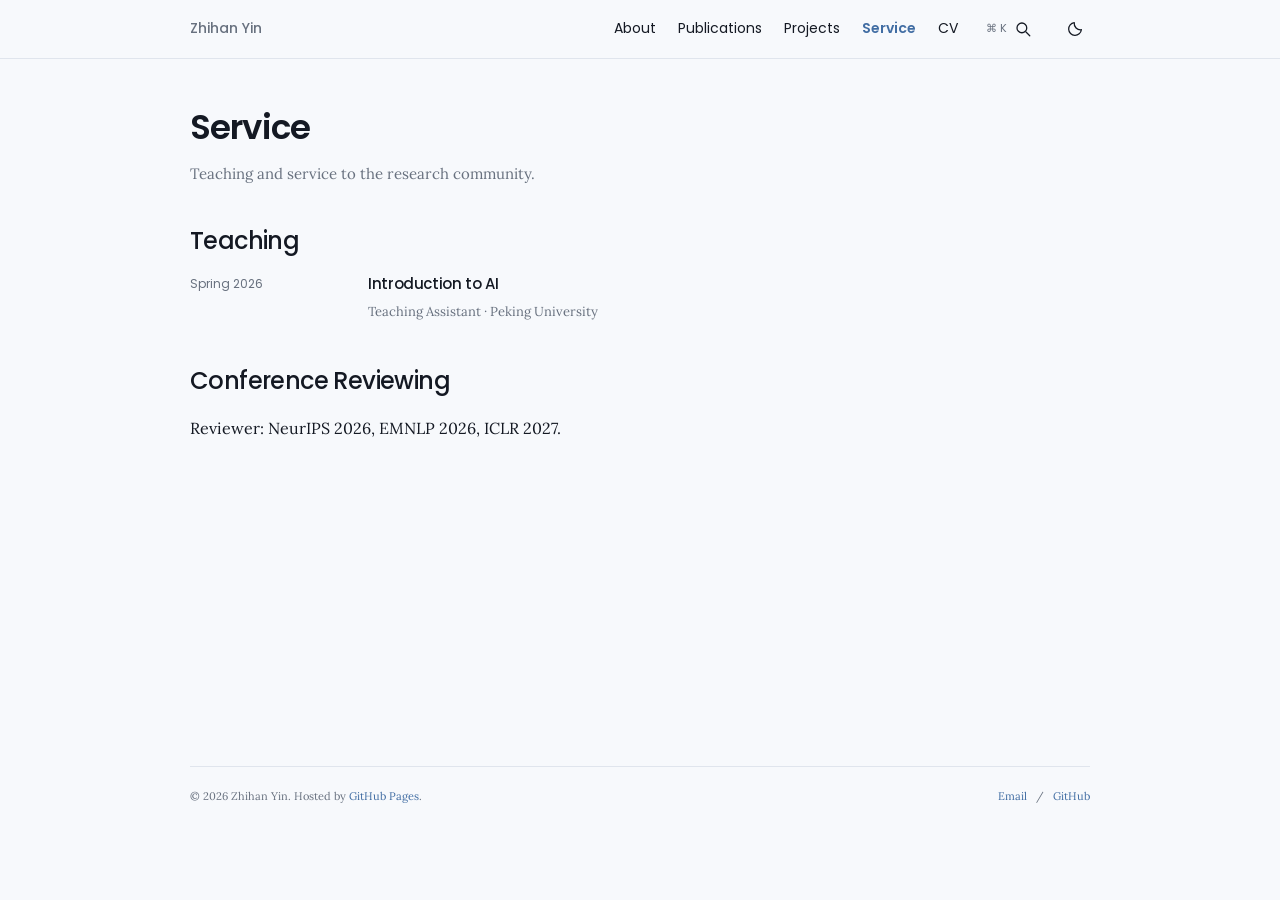
<file: service/index.html>
<!doctype html>
<html lang="en"><head><meta charset="utf-8"><meta name="viewport" content="width=device-width, initial-scale=1"><title>Service | Zhihan Yin</title><meta name="description" content="Zhihan Yin is an undergraduate at Peking University working on multimodal agents, visual perception, hallucination, and reasoning."><meta name="theme-color" content="#f7f9fc"><link rel="canonical" href="https://hans-m-yin.github.io/service/"><meta property="og:title" content="Service | Zhihan Yin"><meta property="og:description" content="Multimodal agents, reliable visual perception, and reasoning."><meta property="og:type" content="website"><meta property="og:url" content="https://hans-m-yin.github.io/service/"><link rel="icon" href="/assets/images/favicon.svg" type="image/svg+xml"><link rel="stylesheet" href="/assets/css/style.css"><script>try{document.documentElement.dataset.theme=localStorage.getItem('theme')||(matchMedia('(prefers-color-scheme: dark)').matches?'dark':'light')}catch(e){}</script><script type="application/ld+json">{"@context": "https://schema.org", "@type": "Person", "name": "Zhihan Yin", "url": "https://hans-m-yin.github.io", "email": "2300013171@stu.pku.edu.cn", "sameAs": ["https://github.com/Hans-M-Yin"], "affiliation": {"@type": "Organization", "name": "Peking University"}}</script><script src="/assets/js/site.js" defer></script></head>
<body class="page"><a class="skip-link" href="#main">Skip to content</a>
<header class="site-header"><div class="header-inner"><a class="wordmark" href="/">Zhihan Yin</a><button class="icon-button mobile-menu" data-menu-toggle aria-label="Toggle navigation" aria-expanded="false" aria-controls="site-nav"><svg viewBox="0 0 24 24" aria-hidden="true" fill="none" stroke="currentColor" stroke-width="1.7" stroke-linecap="round" stroke-linejoin="round"><path d="M4 6h16M4 12h16M4 18h16"/></svg></button><nav class="nav" id="site-nav" aria-label="Main navigation"><a href="/">About</a><a href="/publications/">Publications</a><a href="/projects/">Projects</a><a href="/service/" aria-current="page">Service</a><a href="/cv/">CV</a><button class="icon-button" data-open-search aria-label="Search website"><span class="shortcut">⌘ K</span><svg viewBox="0 0 24 24" aria-hidden="true" fill="none" stroke="currentColor" stroke-width="1.7" stroke-linecap="round" stroke-linejoin="round"><circle cx="10.5" cy="10.5" r="6.5"/><path d="m16 16 5 5"/></svg></button><button class="icon-button" data-theme-toggle aria-label="Switch to dark theme" aria-pressed="false"><svg viewBox="0 0 24 24" aria-hidden="true" fill="none" stroke="currentColor" stroke-width="1.7" stroke-linecap="round" stroke-linejoin="round"><path d="M20.5 13A8.5 8.5 0 0 1 11 3.5 8.5 8.5 0 1 0 20.5 13Z"/></svg></button></nav></div></header>
<main id="main"><h1>Service</h1><p class="page-lead">Teaching and service to the research community.</p><div class="service-content"><h2>Teaching</h2><div class="cv-item"><div class="cv-date">Spring 2026</div><div><h3>Introduction to AI</h3><p class="cv-detail">Teaching Assistant · Peking University</p></div></div><h2>Conference Reviewing</h2><p>Reviewer: NeurIPS 2026, EMNLP 2026, ICLR 2027.</p></div></main>
<footer class="footer"><span>© 2026 Zhihan Yin. Hosted by <a href="https://pages.github.com/">GitHub Pages</a>.</span><span><a href="mailto:2300013171@stu.pku.edu.cn">Email</a> &nbsp; / &nbsp; <a href="https://github.com/Hans-M-Yin">GitHub</a></span></footer>
<dialog class="search-dialog" id="search-dialog" aria-label="Search website"><div class="search-header"><svg viewBox="0 0 24 24" aria-hidden="true" fill="none" stroke="currentColor" stroke-width="1.7" stroke-linecap="round" stroke-linejoin="round"><circle cx="10.5" cy="10.5" r="6.5"/><path d="m16 16 5 5"/></svg><input type="search" id="site-search" placeholder="Search research, projects, and CV…" aria-label="Search research, projects, and CV" autocomplete="off"><button class="close-search" data-close-search aria-label="Close search">ESC</button></div><ul class="search-results" id="search-results"></ul><div class="search-hint">Search by title or topic · Escape to close</div></dialog><script type="application/json" id="search-index">[{"title": "About", "url": "/", "text": "About Zhihan Yin", "type": "Page"}, {"title": "Publications", "url": "/publications/", "text": "Publications Zhihan Yin", "type": "Page"}, {"title": "Projects", "url": "/projects/", "text": "Projects Zhihan Yin", "type": "Page"}, {"title": "Service", "url": "/service/", "text": "Service Zhihan Yin", "type": "Page"}, {"title": "CV", "url": "/cv/", "text": "CV Zhihan Yin", "type": "Page"}, {"title": "MIRA: Reinforcing Multimodal Reasoning via Deceptive Contextual Augmentation", "url": "/publications/#mira", "text": "Reinforcement learning with deceptive visual contexts and group-wise reflection triggers, encouraging multimodal models to revisit perceptual mistakes and recover during reasoning. MIRA first generates and filters misleading visual descriptions, then injects them into training contexts. Reflection triggers within rollout groups encourage visual self-correction while mixing in original data to preserve generalization.", "type": "NeurIPS 2026 \u00b7 Poster"}, {"title": "FREAK: A Fine-grained Hallucination Evaluation Benchmark for Advanced MLLMs", "url": "/publications/#freak", "text": "A benchmark built from photorealistic images with fine-grained counter-commonsense edits, probing whether advanced multimodal models perceive visual details or fall back on familiar priors. FREAK evaluates fine-grained visual hallucination using edited photorealistic images and a controlled subset for detailed perception analysis. It also investigates the behavior of Chain-of-Thought prompting in this setting.", "type": "ICLR 2026"}, {"title": "Veto: A Training-free Framework for Fine-grained Visual Perception via Iterative Negative Filtering", "url": "/publications/#veto", "text": "A training-free perception framework that progressively removes distracting image regions, helping vision-language models locate and verify fine-grained visual evidence. Veto uses reasoning-driven negative filtering to narrow the visual field, followed by verifiable visual grounding. The framework operates at inference time and targets detail-sensitive perception in complex, high-resolution scenes.", "type": "ACM Multimedia 2026"}, {"title": "ModalSearcher: Weaving Visual Evidence into Autonomous Cross-Modal Deep Search", "url": "/publications/#searchweave", "text": "An autonomous cross-modal search agent that gathers and combines text and image evidence across multiple hops, choosing search modalities as its information needs evolve. ModalSearch-Pipeline constructs interleaved multimodal knowledge graphs and synthesizes multi-hop questions. ModalSearcher learns to use text search, image search, reverse-image search, and URL reading through supervised fine-tuning and reinforcement learning in a live Web environment. ModalSearch-Bench evaluates autonomous modality selection and cross-modal evidence integration.", "type": "arXiv preprint \u00b7 2026"}, {"title": "Teaching & Conference Reviewing", "url": "/service/", "text": "Teaching Assistant TA Spring 2026 Introduction to AI Peking University Reviewer NeurIPS 2026 EMNLP 2026 ICLR 2027", "type": "Service"}]</script></body></html>
</file>
<file: assets/css/style.css>
@import url('https://fonts.googleapis.com/css2?family=Lora:wght@400;500;600;700&family=Poppins:wght@400;500;600;700&display=swap');

:root{color-scheme:light;--bg:#f7f9fc;--text:#141923;--muted:#68717f;--link:#416da3;--line:#e0e5ed;--panel:#fff;--soft:#edf2fa;--focus:#416da3;--sans:'Poppins',-apple-system,BlinkMacSystemFont,'Segoe UI',sans-serif;--serif:'Lora',Georgia,serif}
:root[data-theme=dark]{color-scheme:dark;--bg:#171b22;--text:#e8ecf3;--muted:#a6b0be;--link:#93b9ee;--line:#343b49;--panel:#202630;--soft:#253248;--focus:#93b9ee}
*{box-sizing:border-box}html{scroll-behavior:smooth;scroll-padding-top:90px}body{margin:0;background:var(--bg);color:var(--text);font-family:var(--serif);font-size:16px;line-height:1.8}a{color:var(--link);text-underline-offset:3px;text-decoration-thickness:1px}a:hover{color:var(--text)}button,input{font:inherit}button{cursor:pointer}img{max-width:100%}svg{display:block}::selection{background:#cbdcf3;color:#142f51}:focus-visible{outline:2px solid var(--focus);outline-offset:5px;border-radius:3px}[hidden]{display:none!important}.skip-link{position:fixed;left:16px;top:-80px;z-index:100;background:var(--panel);padding:8px 16px}.skip-link:focus{top:10px}
.site-header{position:sticky;top:0;z-index:20;background:var(--bg);border-bottom:1px solid var(--line)}.header-inner{max-width:900px;margin:auto;display:flex;align-items:center;justify-content:space-between;min-height:58px;padding:0 0}.wordmark{font-family:var(--sans);font-size:14px;font-weight:500;color:var(--muted);text-decoration:none}.home .wordmark{visibility:hidden}.nav{display:flex;align-items:center;gap:22px;font-family:var(--sans);font-size:14px;line-height:1.4}.nav a{text-decoration:none;color:var(--text);padding:18px 0}.nav a[aria-current=page]{color:var(--link);font-weight:600}.icon-button{border:0;background:transparent;color:var(--text);padding:6px;display:flex;align-items:center;justify-content:center;gap:7px;border-radius:5px}.icon-button:hover{background:var(--soft)}.icon-button svg{width:18px;height:18px}.shortcut{font-size:11px;color:var(--muted)}.mobile-menu{display:none}
main{max-width:900px;margin:46px auto 76px;min-height:65vh}h1,h2,h3,h4{font-family:var(--sans);line-height:1.35;font-weight:500;letter-spacing:-.025em}h1{font-size:34px;font-weight:600;margin:0 0 9px}h2{font-size:24px;margin:38px 0 17px}h3{font-size:18px}p{margin:0 0 20px}.tagline{font-size:16px;line-height:1.7;margin-bottom:31px}.section-title{display:flex;justify-content:space-between;align-items:center;gap:20px}.section-title h2{margin:35px 0 16px}.section-title a{font-family:var(--sans);font-size:12px;text-decoration:none;color:var(--muted)}
.intro-grid{display:grid;grid-template-columns:minmax(0,1fr) 272px;gap:48px}.intro-copy p{margin-bottom:21px}.profile{padding-top:1px;text-align:center}.portrait{width:266px;height:266px;border-radius:50%;box-shadow:0 4px 10px #16213a1b;object-fit:cover}.portrait-monogram{display:grid;place-items:center;margin:0 auto 16px;background:linear-gradient(145deg,#e7eef9,#d2dff1);border:1px solid #c6d4e9;color:#416da3;font-family:var(--sans);font-size:72px;letter-spacing:-5px;font-weight:500;position:relative;overflow:hidden}.portrait-monogram:before,.portrait-monogram:after{content:'';position:absolute;width:220px;height:220px;border:1px solid #ffffffb0;border-radius:50%;top:-75px;left:60px}.portrait-monogram:after{top:110px;left:-95px}.affiliation{font:13px/1.5 var(--sans);margin:16px 0 3px}.department{font:11px/1.5 var(--sans);color:var(--muted);margin:0}.social-links{display:flex;align-items:center;justify-content:center;gap:19px;margin:17px 0 8px}.social-links a{color:var(--text);text-decoration:none;display:block}.social-links svg{width:26px;height:26px}.contact-note{font-size:12px;line-height:1.7;margin:10px 0}.interests{padding-left:20px;margin:0}.interests li{padding-left:3px;margin-bottom:3px}.intro-copy h2{font-size:22px;margin-top:28px}
.news-table{border-collapse:collapse;width:100%;font-size:15px}.news-table td{padding:7px 0;vertical-align:top}.news-table td:first-child{width:140px;white-space:nowrap;color:var(--muted);font-size:13px;font-family:var(--sans);padding-right:22px}
.papers{display:grid;gap:29px}.paper{display:grid;grid-template-columns:180px minmax(0,1fr);gap:27px;scroll-margin-top:90px}.paper-image-link{align-self:start;margin-top:4px;display:block;text-decoration:none}.paper-image{display:block;width:180px;aspect-ratio:1.43;object-fit:contain;background:white;border:1px solid var(--line);border-radius:6px;padding:8px}.paper h3{font-size:16px;line-height:1.5;font-weight:600;letter-spacing:0;margin:0 0 5px}.paper h3 a{text-decoration:none;color:var(--text)}.paper h3 a:hover{color:var(--link)}.authors{font-family:var(--sans);font-size:11.5px;line-height:1.8;color:var(--muted);margin-bottom:5px}.authors strong{color:var(--text);font-weight:600}.venue{font-size:13px;margin-bottom:8px;font-style:italic}.status-pill{display:inline-block;font:10px/1.5 var(--sans);padding:3px 7px;border:1px solid #c1d1e7;border-radius:4px;background:var(--soft);color:var(--link);margin-right:6px}.summary{font-size:13px;line-height:1.75;margin:5px 0 11px;color:var(--muted)}.paper-actions{display:flex;align-items:center;gap:8px;flex-wrap:wrap}.paper-actions>a,.paper-actions>details>summary{font:10px/1.4 var(--sans);border:1px solid var(--text);border-radius:3px;padding:4px 9px;text-decoration:none;color:var(--text);text-transform:uppercase;list-style:none}.paper-actions>a:hover,.paper-actions>details>summary:hover{background:var(--soft)}.paper-actions>details{position:relative}.paper-actions summary{cursor:pointer}.paper-actions summary::-webkit-details-marker{display:none}.details-copy{width:min(510px,65vw);padding:13px 15px;margin:8px 0;background:var(--panel);border:1px solid var(--line);border-radius:4px;font-size:13px;position:relative}.details-copy pre{font:11px/1.7 ui-monospace,SFMono-Regular,monospace;white-space:pre-wrap;overflow-wrap:anywhere;margin:0}.paper-actions details[open]{flex-basis:100%}.paper-actions details[open]>summary{display:inline-block}.paper-actions details[open] .details-copy{width:100%}.filters{display:flex;gap:8px;flex-wrap:wrap;margin:25px 0 30px}.filter{border:1px solid var(--line);border-radius:5px;background:transparent;color:var(--muted);padding:7px 13px;font:12px var(--sans)}.filter[aria-pressed=true]{border-color:var(--link);color:var(--link);background:var(--soft)}.page-lead{color:var(--muted);font-size:15px;max-width:660px}.year-heading{color:var(--muted);font-size:17px;margin-bottom:26px}
.project-grid{display:grid;grid-template-columns:1fr 1fr;gap:23px;margin-top:30px}.project-card{border:1px solid var(--line);border-radius:7px;background:var(--panel);overflow:hidden}.project-card>img{height:185px;width:100%;object-fit:contain;padding:20px;background:white;border-bottom:1px solid var(--line)}.project-copy{padding:20px}.project-copy h2{font-size:21px;margin:0 0 12px}.project-copy p{font-size:14px;line-height:1.8;color:var(--muted)}.project-copy>a{font:12px var(--sans);text-decoration:none}.cv-header{display:flex;justify-content:space-between;gap:20px;align-items:center}.download-link{font:12px var(--sans);border:1px solid var(--link);border-radius:4px;text-decoration:none;padding:9px 13px;display:inline-flex;align-items:center;gap:7px}.cv-section{border-top:1px solid var(--line);padding-top:8px;margin-top:32px}.cv-section h2{font-size:21px;margin:18px 0 22px}.cv-item{display:grid;grid-template-columns:156px 1fr;gap:22px;margin-bottom:25px}.cv-date{font:12px/1.7 var(--sans);color:var(--muted)}.cv-item h3{font-size:15px;margin:0 0 5px}.cv-item p{font-size:14px;line-height:1.8;margin:0 0 4px}.cv-item .cv-detail{color:var(--muted);font-size:13px}.cv-paper{margin-bottom:24px}.cv-paper h3{font-size:15px;line-height:1.6;margin:0 0 5px}.skill-list{display:grid;grid-template-columns:150px 1fr;font-size:14px;gap:10px 24px}.skill-list dt{font-family:var(--sans);font-size:13px}.skill-list dd{margin:0;color:var(--muted)}
.footer{max-width:900px;margin:0 auto;padding:20px 0 28px;border-top:1px solid var(--line);font-size:11px;line-height:1.8;color:var(--muted);display:flex;justify-content:space-between;gap:20px}.footer a{text-decoration:none}.search-dialog{padding:0;border:1px solid var(--line);border-radius:10px;width:560px;max-width:calc(100vw - 30px);background:var(--panel);color:var(--text);box-shadow:0 20px 60px #0003}.search-dialog::backdrop{background:#11182775;backdrop-filter:blur(3px)}.search-header{display:flex;align-items:center;gap:12px;padding:16px;border-bottom:1px solid var(--line)}.search-header svg{width:19px;height:19px}.search-header input{width:100%;background:none;color:var(--text);border:0;outline:none;font:14px var(--sans)}.search-header .close-search{border:1px solid var(--line);color:var(--muted);background:transparent;border-radius:4px;font:10px var(--sans);padding:5px}.search-results{list-style:none;padding:9px;margin:0;max-height:350px;overflow:auto}.search-results a{display:block;padding:12px;border-radius:5px;font:13px/1.7 var(--sans);text-decoration:none;color:var(--text)}.search-results a:hover{background:var(--soft)}.search-results small{display:block;color:var(--muted);font-size:10px}.search-empty{padding:20px;font-size:13px;color:var(--muted)}.search-hint{font:10px var(--sans);padding:12px 20px;border-top:1px solid var(--line);color:var(--muted)}
@media(min-width:1300px){.header-inner,main,.footer{max-width:930px}.intro-grid{grid-template-columns:minmax(0,1fr) 282px;gap:50px}.portrait{width:272px;height:272px}}
@media(max-width:980px){.header-inner,main,.footer{margin-left:28px;margin-right:28px}.nav{gap:18px}.intro-grid{gap:28px;grid-template-columns:minmax(0,1fr) 240px}.portrait{width:232px;height:232px}}
@media(max-width:680px){body{font-size:15px}.header-inner{min-height:58px;flex-wrap:wrap;margin-left:20px;margin-right:20px}.home .wordmark{visibility:visible}.mobile-menu{display:flex}.nav{display:none;width:100%;gap:0;justify-content:space-between;font-size:12px;padding-bottom:10px}.nav.is-open{display:flex}.nav a{padding:10px 0}.shortcut{display:none}main{margin:32px 20px 55px}h1{font-size:30px}.tagline{font-size:13px;max-width:330px;margin-bottom:25px}.intro-grid{display:flex;flex-direction:column;gap:28px}.profile{order:-1;display:grid;grid-template-columns:108px 1fr;grid-template-rows:auto auto auto;column-gap:20px;text-align:left;padding:0 0 22px;border-bottom:1px solid var(--line)}.portrait{width:108px;height:108px;grid-row:1 / 5;margin:0;font-size:36px;letter-spacing:-2px}.affiliation{margin-top:6px}.social-links{justify-content:flex-start;margin:13px 0 0;gap:19px}.social-links svg{width:22px;height:22px}.contact-note{margin:8px 0 0;font-size:10px}.intro-copy h2{font-size:20px}h2{font-size:22px}.paper{grid-template-columns:105px minmax(0,1fr);gap:17px}.paper-image{width:105px;padding:4px}.paper h3{font-size:14px}.authors{font-size:10px}.summary{font-size:12px}.papers{gap:31px}.news-table td:first-child{width:105px;font-size:10px;padding-right:15px}.news-table{font-size:13px}.project-grid{grid-template-columns:1fr}.project-card>img{height:170px}.cv-header{align-items:flex-start}.download-link{font-size:10px;white-space:nowrap}.cv-item{grid-template-columns:1fr;gap:6px;margin-bottom:25px}.skill-list{grid-template-columns:105px 1fr;gap:10px 15px}.footer{margin:0 20px;font-size:10px;display:block}.footer span{display:block}.section-title a{font-size:10px}.filter{font-size:11px;padding:6px 10px}}
@media(prefers-reduced-motion:reduce){html{scroll-behavior:auto}}
.sr-only{position:absolute;width:1px;height:1px;padding:0;margin:-1px;overflow:hidden;clip:rect(0,0,0,0);white-space:nowrap;border:0}
@media print{.site-header,.footer,.download-link,.search-dialog,.paper-actions,.filters{display:none}body{background:white;color:black;font-size:11pt}main{margin:0;max-width:none}.cv-section{break-inside:avoid}.cv-item{grid-template-columns:150px 1fr}}
</file>
